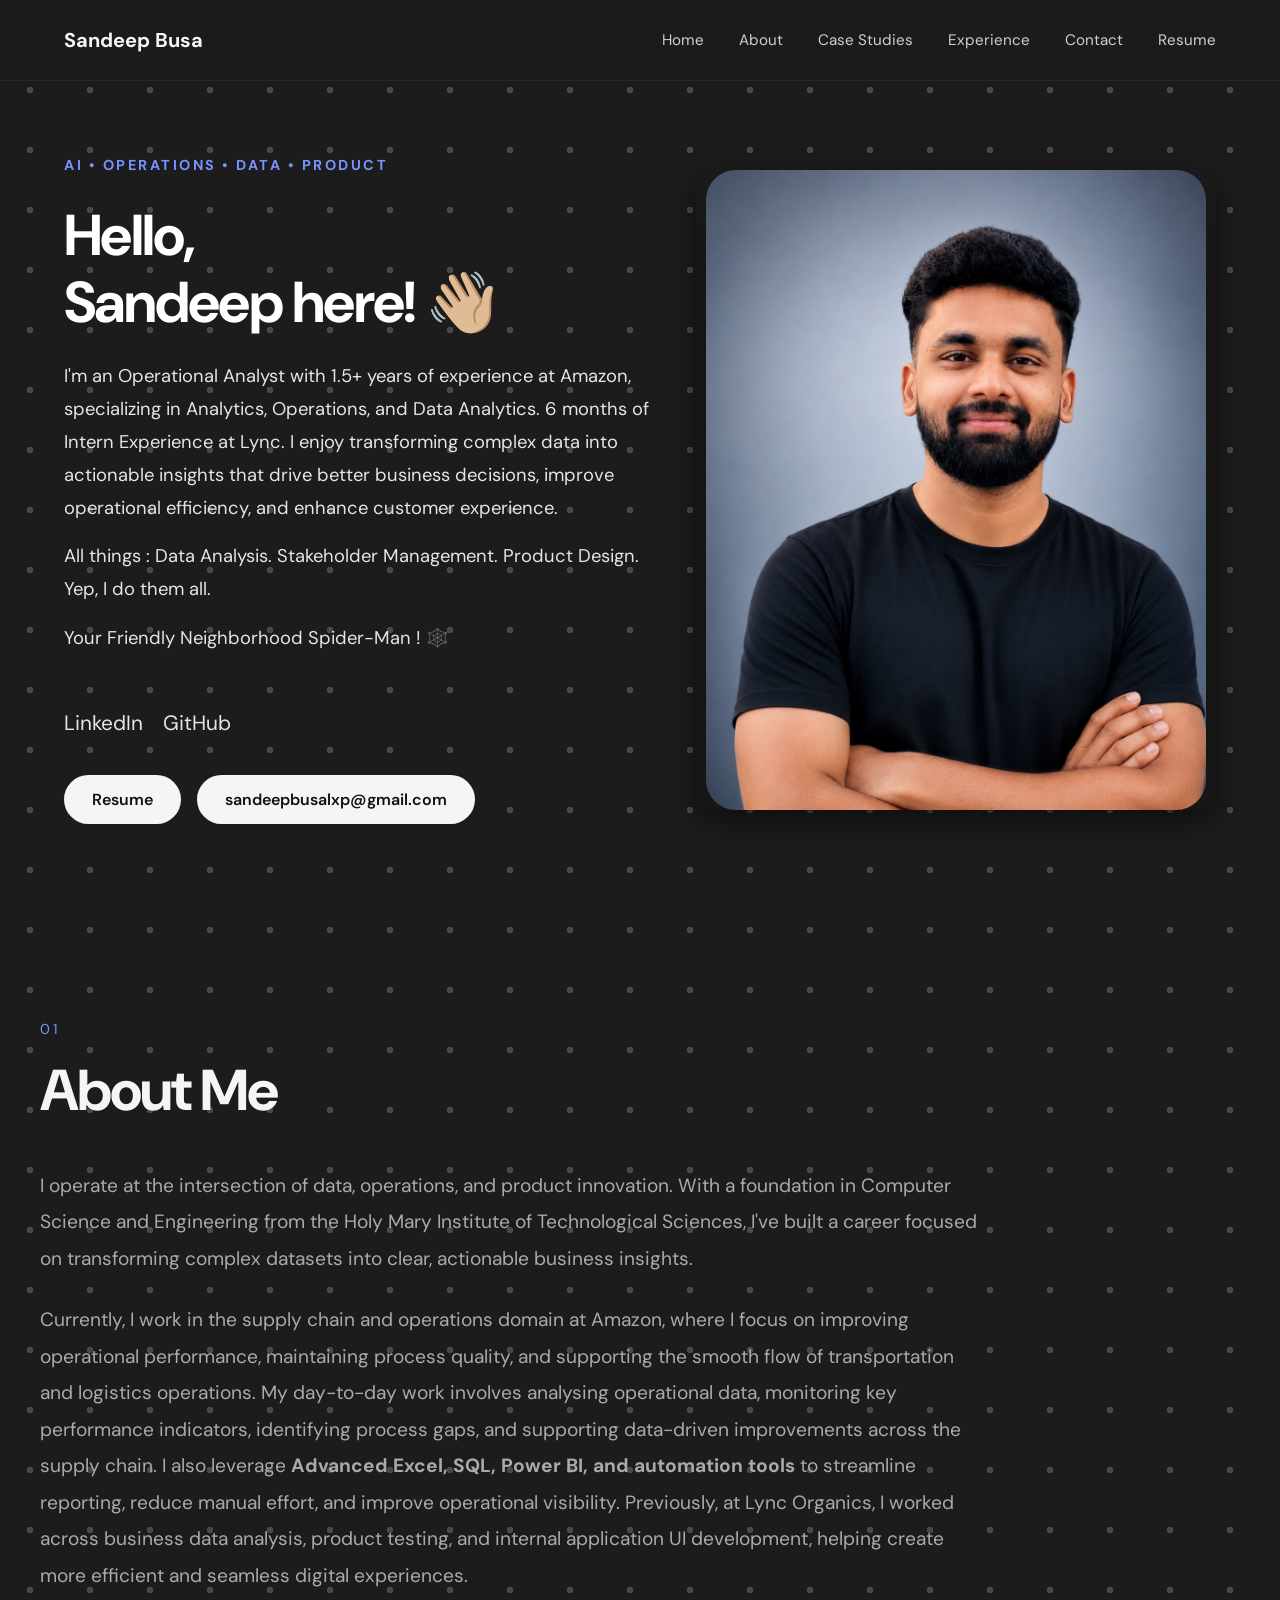
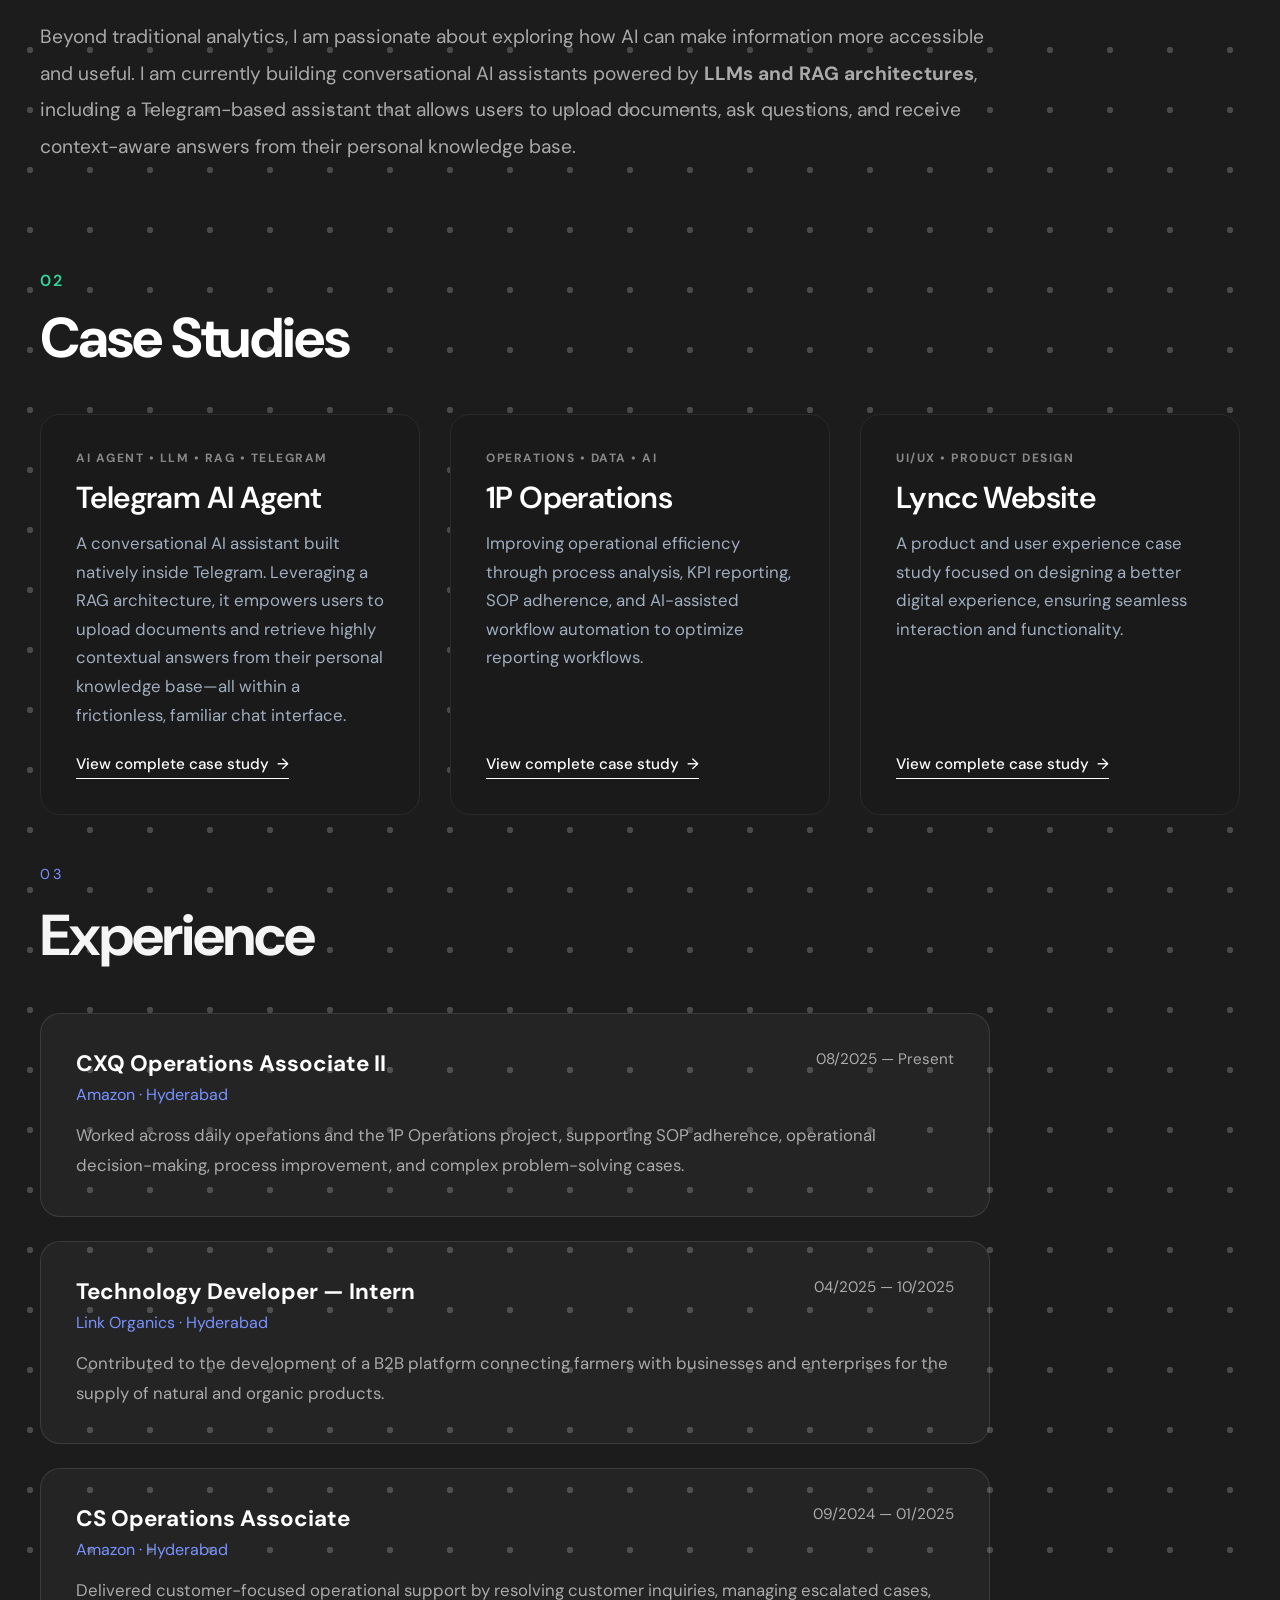
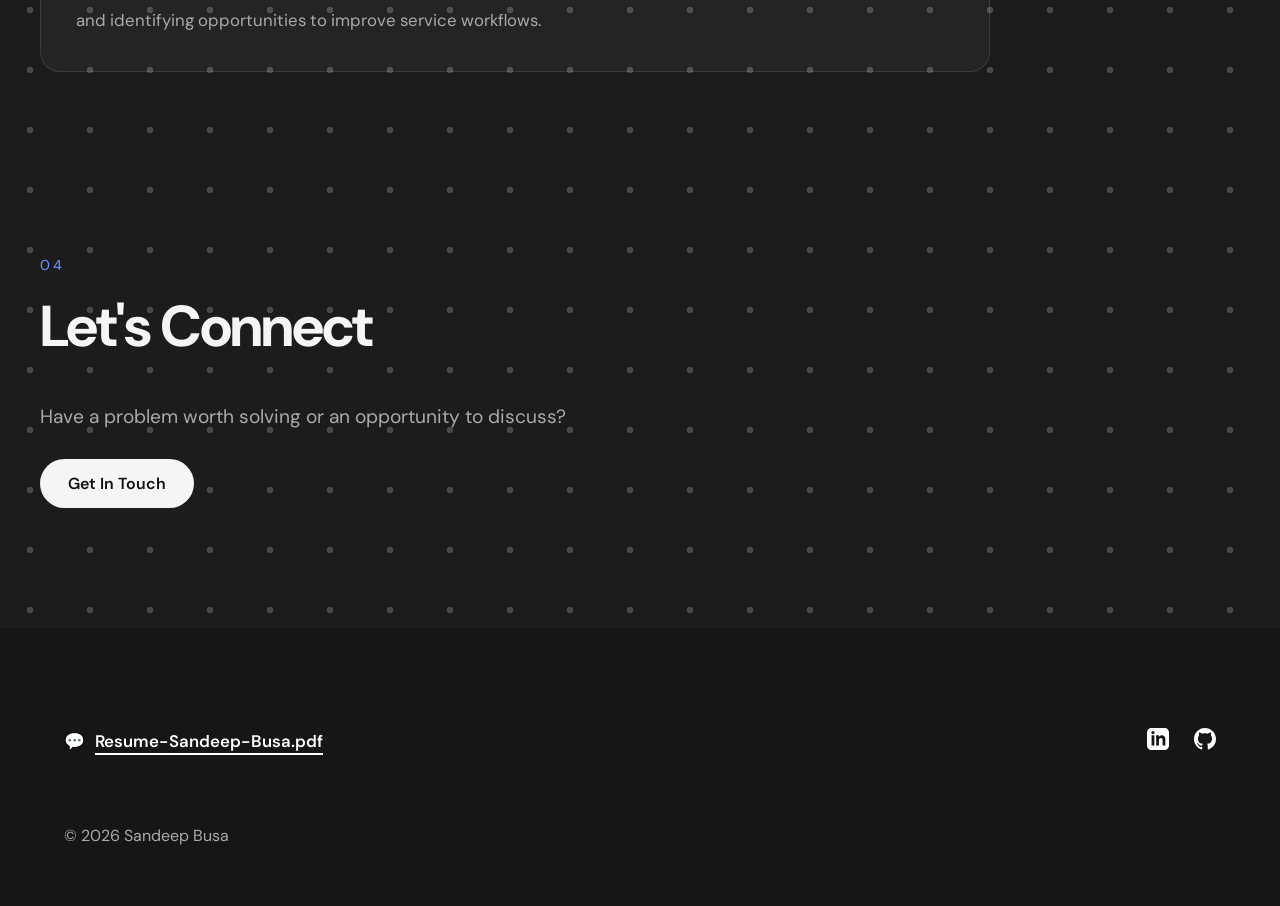
<file: index.html>
<!DOCTYPE html>
<html lang="en">

<head>
    <meta charset="UTF-8">
    <meta name="viewport" content="width=device-width, initial-scale=1.0">
    <title>Sandeep Busa | AI Product Analyst</title>

    <!-- Google Font -->
    <link rel="preconnect" href="https://fonts.googleapis.com">
    <link rel="preconnect" href="https://fonts.gstatic.com" crossorigin>
    <link href="https://fonts.googleapis.com/css2?family=DM+Sans:wght@400;500;600;700&display=swap" rel="stylesheet">

    <!-- Website Favicon -->
    <link rel="icon" type="image/svg+xml"
        href="data:image/svg+xml,%3Csvg xmlns='http://www.w3.org/2000/svg' viewBox='0 0 100 100'%3E%3Cdefs%3E%3ClinearGradient id='g1' x1='0%25' y1='0%25' x2='100%25' y2='100%25'%3E%3Cstop offset='0%25' stop-color='%234285F4'/%3E%3Cstop offset='100%25' stop-color='%2334A853'/%3E%3C/linearGradient%3E%3ClinearGradient id='g2' x1='0%25' y1='0%25' x2='100%25' y2='100%25'%3E%3Cstop offset='0%25' stop-color='%23EA4335'/%3E%3Cstop offset='100%25' stop-color='%23FBBC05'/%3E%3C/linearGradient%3E%3C/defs%3E%3Cpath fill='url(%23g1)' d='M76 22C67 13 54 9 41 12C25 15 14 28 14 44c0 13 7 23 18 29l12-12c-7-3-12-9-12-17 0-10 8-18 18-18 5 0 10 2 14 6z'/%3E%3Cpath fill='url(%23g2)' d='M76 22L63 35c5 4 8 10 8 17 0 10-8 18-18 18-5 0-10-2-14-6L25 77c9 9 22 14 35 11 16-3 27-16 27-32 0-13-7-26-18-34z'/%3E%3Cpath fill='%23FBBC05' d='M42 44h29c0 6-2 11-6 15H42c-8 0-14-3-19-8l12-12c2 3 4 5 7 5z'/%3E%3C/svg%3E" />

    <!-- Icons -->
    <link rel="stylesheet" href="https://cdnjs.cloudflare.com/ajax/libs/font-awesome/6.5.2/css/all.min.css">

    <!-- YOUR CSS FILE -->
    <link rel="stylesheet" href="./style.css">
</head>

<body>

    <!-- ================= HEADER ================= -->
    <header class="header">
        <div class="nav-container">
            <a href="#home" class="logo">Sandeep Busa</a>
            <nav class="nav-menu">
                <a href="#home" class="nav-link">Home</a>
                <a href="#about" class="nav-link">About</a>
                <a href="#case-studies" class="nav-link">Case Studies</a>
                <a href="#experience" class="nav-link">Experience</a>
                <a href="#contact" class="nav-link">Contact</a>
                <a href="./assets/files/Sandeep_Busa_Resume.pdf" class="nav-link">Resume</a>
            </nav>
            <button class="menu-button" aria-label="Toggle navigation menu" aria-expanded="false">

                <i class="fa-solid fa-bars"></i>

            </button>
        </div>
    </header>

    <!-- ================= HERO ================= -->
    <main>
        <section id="home" class="hero">
            <div class="hero-container">
                <!-- Left Side: Text Content -->
                <div class="hero-content">
                    <div class="brand-logo">
                        AI • OPERATIONS • DATA • PRODUCT
                    </div>

                    <h1 class="hero-title">
                        Hello,<br>
                        Sandeep here! 👋🏼
                    </h1>

                    <div class="hero-text">
                        <p>
                            I'm an Operational Analyst with 1.5+ years of experience at Amazon, specializing in
                            Analytics, Operations, and Data Analytics. 6 months of Intern Experience at Lync. I enjoy
                            transforming complex data into actionable insights that drive better business decisions,
                            improve operational efficiency, and enhance customer experience.
                        </p>
                        <p>All things : Data Analysis. Stakeholder Management. Product Design.
                            Yep, I do them all.</p>
                        <p>
                            Your Friendly Neighborhood Spider-Man ! 🕸️
                        </p>
                    </div>

                    <div class="hero-socials">
                        <div class="social-icons">
                            <a href="https://www.linkedin.com/in/sandeepbusa30/" class="social-link">LinkedIn</a>
                            <a href="https://github.com/Sandeepbusa" class="social-link">GitHub</a>
                        </div>
                    </div>

                    <div class="hero-buttons">
                        <a href="./assets/files/Sandeep_Busa_Resume.pdf" class="btn-primary">Resume</a>
                        <a href="mailto:sandeepbusalxp@gmail.com" class="btn-primary">sandeepbusalxp@gmail.com</a>
                    </div>
                </div>

                <!-- Right Side: Image -->
                <div class="hero-image">
                    <div class="image-box">
                        <img src="./assets/img/prefil.jpeg" alt="Sandeep Busa" class="profile-image">
                    </div>
                </div>
            </div>
        </section>

        <!-- BACKGROUND ANIMATIONS -->
        <!-- Drawing Circles -->
        <svg class="anim-shape broken-circle circle-1" viewBox="0 0 60 60">
            <circle cx="30" cy="30" r="26"></circle>
        </svg>
        <svg class="anim-shape broken-circle circle-2" viewBox="0 0 60 60">
            <circle cx="30" cy="30" r="26"></circle>
        </svg>
        <svg class="anim-shape broken-circle circle-3" viewBox="0 0 60 60">
            <circle cx="30" cy="30" r="26"></circle>
        </svg>

        <!-- SVG Crosses -->
        <svg class="anim-shape cross cross-1" viewBox="0 0 24 24">
            <line x1="2" y1="2" x2="22" y2="22"></line>
            <line x1="22" y1="2" x2="2" y2="22"></line>
        </svg>
        <svg class="anim-shape cross cross-2" viewBox="0 0 24 24">
            <line x1="2" y1="2" x2="22" y2="22"></line>
            <line x1="22" y1="2" x2="2" y2="22"></line>
        </svg>
        <svg class="anim-shape cross cross-3" viewBox="0 0 24 24">
            <line x1="2" y1="2" x2="22" y2="22"></line>
            <line x1="22" y1="2" x2="2" y2="22"></line>
        </svg>
        <svg class="anim-shape cross cross-4" viewBox="0 0 24 24">
            <line x1="2" y1="2" x2="22" y2="22"></line>
            <line x1="22" y1="2" x2="2" y2="22"></line>
        </svg>
        <svg class="anim-shape cross cross-5" viewBox="0 0 24 24">
            <line x1="2" y1="2" x2="22" y2="22"></line>
            <line x1="22" y1="2" x2="2" y2="22"></line>
        </svg>
        <svg class="anim-shape cross cross-6" viewBox="0 0 24 24">
            <line x1="2" y1="2" x2="22" y2="22"></line>
            <line x1="22" y1="2" x2="2" y2="22"></line>
        </svg>
        <svg class="anim-shape cross cross-7" viewBox="0 0 24 24">
            <line x1="2" y1="2" x2="22" y2="22"></line>
            <line x1="22" y1="2" x2="2" y2="22"></line>
        </svg>
        <svg class="anim-shape cross cross-8" viewBox="0 0 24 24">
            <line x1="2" y1="2" x2="22" y2="22"></line>
            <line x1="22" y1="2" x2="2" y2="22"></line>
        </svg>

        <!-- ================= ABOUT ================= -->
        <section id="about" class="section">
            <div class="section-container">
                <div class="section-label">01</div>
                <h2 class="section-title">About Me</h2>
                <div class="about-text">
                    <p>
                        I operate at the intersection of data, operations, and product innovation. With a foundation in
                        Computer Science and Engineering from the Holy Mary Institute of Technological Sciences, I've
                        built a career focused on transforming complex datasets into clear, actionable business
                        insights.
                    </p>
                    <p>
                        Currently, I work in the supply chain and operations domain at Amazon, where I focus on
                        improving operational performance, maintaining process quality, and supporting the smooth flow
                        of transportation and logistics operations. My day-to-day work involves analysing operational
                        data, monitoring key performance indicators, identifying process gaps, and supporting
                        data-driven improvements across the supply chain. I also leverage <strong>Advanced Excel, SQL,
                            Power BI, and automation tools</strong> to streamline reporting, reduce manual effort, and
                        improve operational visibility. Previously, at Lync Organics, I worked across business data
                        analysis, product testing, and internal application UI development, helping create more
                        efficient and seamless digital experiences.
                    </p>
                    <p>
                        Beyond traditional analytics, I am passionate about exploring how AI can make information more
                        accessible and useful. I am currently building conversational AI assistants powered by
                        <strong>LLMs and RAG architectures</strong>, including a Telegram-based assistant that allows
                        users to upload documents, ask questions, and receive context-aware answers from their personal
                        knowledge base.
                    </p>
                </div>
            </div>
        </section>

        <!-- ================= CASE STUDIES ================= -->
        <section id="case-studies" class="portfolio-section">
            <div class="section-container">
                <div class="section-header">
                    <span class="section-number">02</span>
                    <h2 class="section-title">Case Studies</h2>
                </div>

                <div class="case-studies-grid">
                    <!-- Card 1 -->
                    <div class="case-card">
                        <div class="card-content">
                            <span class="card-tags">AI AGENT • LLM • RAG • TELEGRAM</span>
                            <h3 class="card-title">Telegram AI Agent</h3>
                            <p class="card-desc">
                                A conversational AI assistant built natively inside Telegram. Leveraging a RAG
                                architecture, it empowers users to upload documents and retrieve highly contextual
                                answers from their personal knowledge base—all within a frictionless, familiar chat
                                interface.
                            </p>
                        </div>
                        <a href="./assets/case.studies/Ai-Agent/Ai-agent.html" class="card-link">View complete case
                            study <span class="arrow">→</span></a>
                    </div>

                    <!-- Card 2 -->
                    <div class="case-card">
                        <div class="card-content">
                            <span class="card-tags">OPERATIONS • DATA • AI</span>
                            <h3 class="card-title">1P Operations</h3>
                            <p class="card-desc">
                                Improving operational efficiency through process analysis, KPI reporting, SOP adherence,
                                and AI-assisted workflow automation to optimize reporting workflows.
                            </p>
                        </div>
                        <a href="./assets/case.studies/1p-ops/1p-operations.html" class="card-link">View complete case
                            study <span class="arrow">→</span></a>
                    </div>

                    <!-- Card 3 -->
                    <div class="case-card">
                        <div class="card-content">
                            <span class="card-tags">UI/UX • PRODUCT DESIGN</span>
                            <h3 class="card-title">Lyncc Website</h3>
                            <p class="card-desc">
                                A product and user experience case study focused on designing a better digital
                                experience, ensuring seamless interaction and functionality.
                            </p>
                        </div>
                        <a href="./assets/case.studies/Lyncc/Lyncc-web.html" class="card-link">View complete case study
                            <span class="arrow">→</span></a>
                    </div>
                </div>
            </div>
        </section>

        <!-- ================= EXPERIENCE ================= -->
        <section id="experience" class="section">
            <div class="section-container">
                <div class="section-label">03</div>
                <h2 class="section-title">Experience</h2>

                <!-- EXPERIENCE 1 -->
                <div class="experience-card">
                    <div class="experience-top">
                        <div>
                            <h3>CXQ Operations Associate II</h3>
                            <p class="company">Amazon · Hyderabad</p>
                        </div>
                        <span class="date">08/2025 — Present</span>
                    </div>
                    <p class="experience-description">Worked across daily operations and the 1P Operations project,
                        supporting SOP adherence, operational decision-making, process improvement, and complex
                        problem-solving cases.</p>
                </div>

                <!-- EXPERIENCE 2 -->
                <div class="experience-card">
                    <div class="experience-top">
                        <div>
                            <h3>Technology Developer — Intern</h3>
                            <p class="company">Link Organics · Hyderabad</p>
                        </div>
                        <span class="date">04/2025 — 10/2025</span>
                    </div>
                    <p class="experience-description">Contributed to the development of a B2B platform connecting
                        farmers with businesses and enterprises for the supply of natural and organic products.</p>
                </div>

                <!-- EXPERIENCE 3 -->
                <div class="experience-card">
                    <div class="experience-top">
                        <div>
                            <h3>CS Operations Associate</h3>
                            <p class="company">Amazon · Hyderabad</p>
                        </div>
                        <span class="date">09/2024 — 01/2025</span>
                    </div>
                    <p class="experience-description">Delivered customer-focused operational support by resolving
                        customer inquiries, managing escalated cases, and identifying opportunities to improve service
                        workflows.</p>
                </div>
            </div>
        </section>

        <!-- ================= CONTACT ================= -->
        <section id="contact" class="section contact-section">
            <div class="section-container">
                <div class="section-label">04</div>
                <h2 class="section-title">Let's Connect</h2>
                <p>Have a problem worth solving or an opportunity to discuss?</p>
                <a href="mailto:sandeepbusalxp@gmail.com" class="btn-primary">Get In Touch</a>
            </div>
        </section>
    </main>

    <!-- ================= FOOTER ================= -->
    <footer class="site-footer">
        <div class="footer-container">
            <!-- Left Side -->
            <div class="footer-left">
                <div class="footer-actions">
                    <a href="./assets/files/Sandeep_Busa_Resume.pdf" class="footer-resume-link">
                        <span>💬</span> <u>Resume-Sandeep-Busa.pdf</u>
                    </a>
                </div>
            </div>

            <!-- Right Side: Social Icons -->
            <div class="footer-right">
                <div class="footer-socials">
                    <a href="https://www.linkedin.com/in/sandeepbusa30/" class="social-icon" aria-label="LinkedIn">
                        <svg viewBox="0 0 24 24">
                            <path
                                d="M19 0h-14c-2.761 0-5 2.239-5 5v14c0 2.761 2.239 5 5 5h14c2.762 0 5-2.239 5-5v-14c0-2.761-2.238-5-5-5zm-11 19h-3v-11h3v11zm-1.5-12.268c-.966 0-1.75-.79-1.75-1.764s.784-1.764 1.75-1.764 1.75.79 1.75 1.764-.783 1.764-1.75 1.764zm13.5 12.268h-3v-5.604c0-3.368-4-3.113-4 0v5.604h-3v-11h3v1.765c1.396-2.586 7-2.777 7 2.476v6.759z" />
                        </svg>
                    </a>
                    <a href="https://github.com/Sandeepbusa" class="social-icon" aria-label="GitHub">
                        <svg viewBox="0 0 24 24">
                            <path
                                d="M12 0c-6.626 0-12 5.373-12 12 0 5.302 3.438 9.8 8.207 11.387.599.111.793-.261.793-.577v-2.234c-3.338.726-4.033-1.416-4.033-1.416-.546-1.387-1.333-1.756-1.333-1.756-1.089-.745.083-.729.083-.729 1.205.084 1.839 1.237 1.839 1.237 1.07 1.834 2.807 1.304 3.492.997.107-.775.418-1.305.762-1.604-2.665-.305-5.467-1.334-5.467-5.931 0-1.311.469-2.381 1.236-3.221-.124-.303-.535-1.524.117-3.176 0 0 1.008-.322 3.301 1.23.957-.266 1.983-.399 3.003-.404 1.02.005 2.047.138 3.006.404 2.291-1.552 3.297-1.23 3.297-1.23.653 1.653.242 2.874.118 3.176.77.84 1.235 1.911 1.235 3.221 0 4.609-2.807 5.624-5.479 5.921.43.372.823 1.102.823 2.222v3.293c0 .319.192.694.801.576 4.765-1.589 8.199-6.086 8.199-11.386 0-6.627-5.373-12-12-12z" />
                        </svg>
                    </a>
                </div>
            </div>
            <p style="margin-top: 30px; color: #aaaaaa; width: 100%; text-align: left;">© 2026 Sandeep Busa</p>
        </div>
    </footer>
    <!-- YOUR JAVASCRIPT FILE -->
    <!-- (Removed script.js link to prevent conflict) -->
    <script>
        document.addEventListener('DOMContentLoaded', () => {
            const menuBtn = document.querySelector('.menu-button');
            const navMenu = document.querySelector('.nav-menu, .case-menu');
            const navLinks = document.querySelectorAll('.nav-link');

            if (!menuBtn || !navMenu) return;

            function closeMenu() {
                navMenu.classList.remove('active');
                menuBtn.setAttribute('aria-expanded', 'false');
                const icon = menuBtn.querySelector('i');
                if (icon) {
                    icon.classList.remove('fa-xmark');
                    icon.classList.add('fa-bars');
                }
            }

            // Toggle menu and icon
            menuBtn.addEventListener('click', (event) => {
                event.stopPropagation();
                const isOpen = navMenu.classList.toggle('active');
                menuBtn.setAttribute('aria-expanded', isOpen);

                const icon = menuBtn.querySelector('i');
                if (icon) {
                    if (isOpen) {
                        icon.classList.remove('fa-bars');
                        icon.classList.add('fa-xmark');
                    } else {
                        icon.classList.remove('fa-xmark');
                        icon.classList.add('fa-bars');
                    }
                }
            });

            // Close when clicking a link
            navLinks.forEach(link => {
                link.addEventListener('click', closeMenu);
            });

            // Close when clicking anywhere outside
            document.addEventListener('click', (event) => {
                if (!navMenu.contains(event.target) && !menuBtn.contains(event.target)) {
                    closeMenu();
                }
            });
        });
    </script>
</body>

</html>
</file>
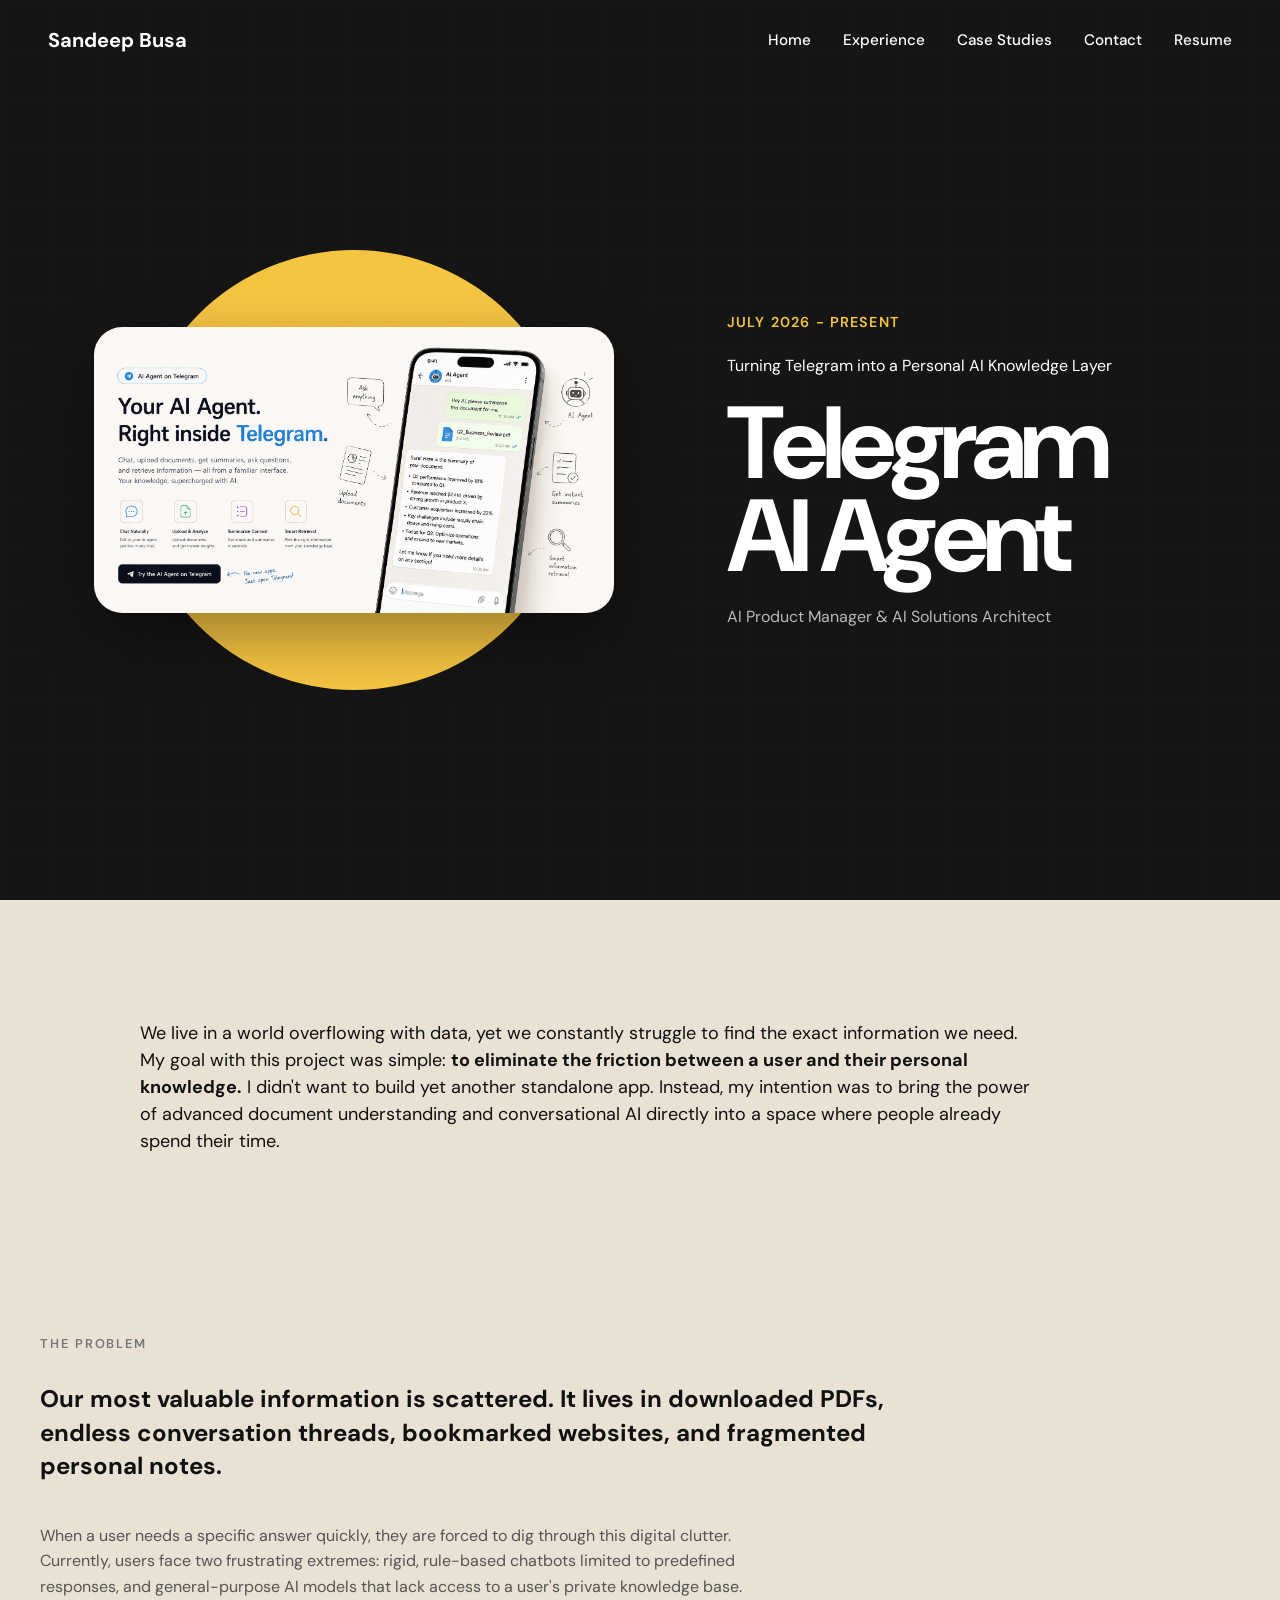
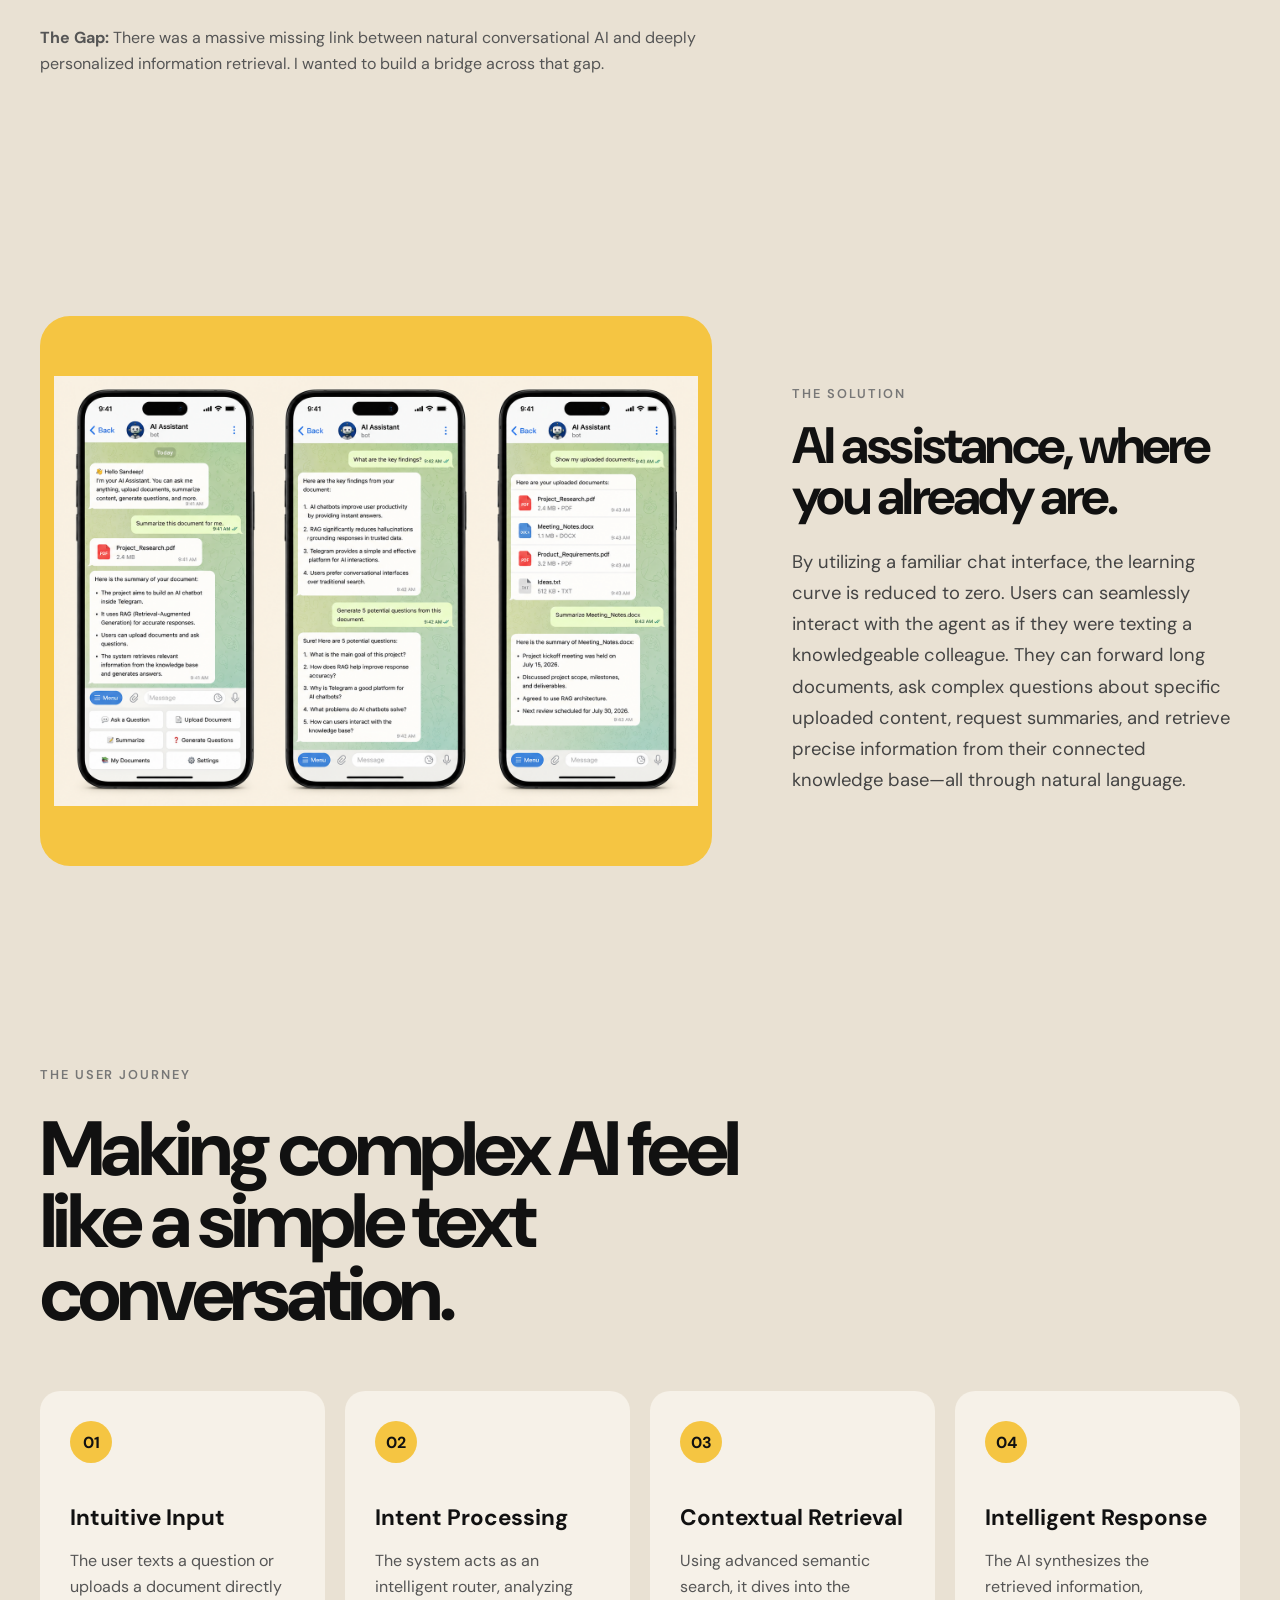
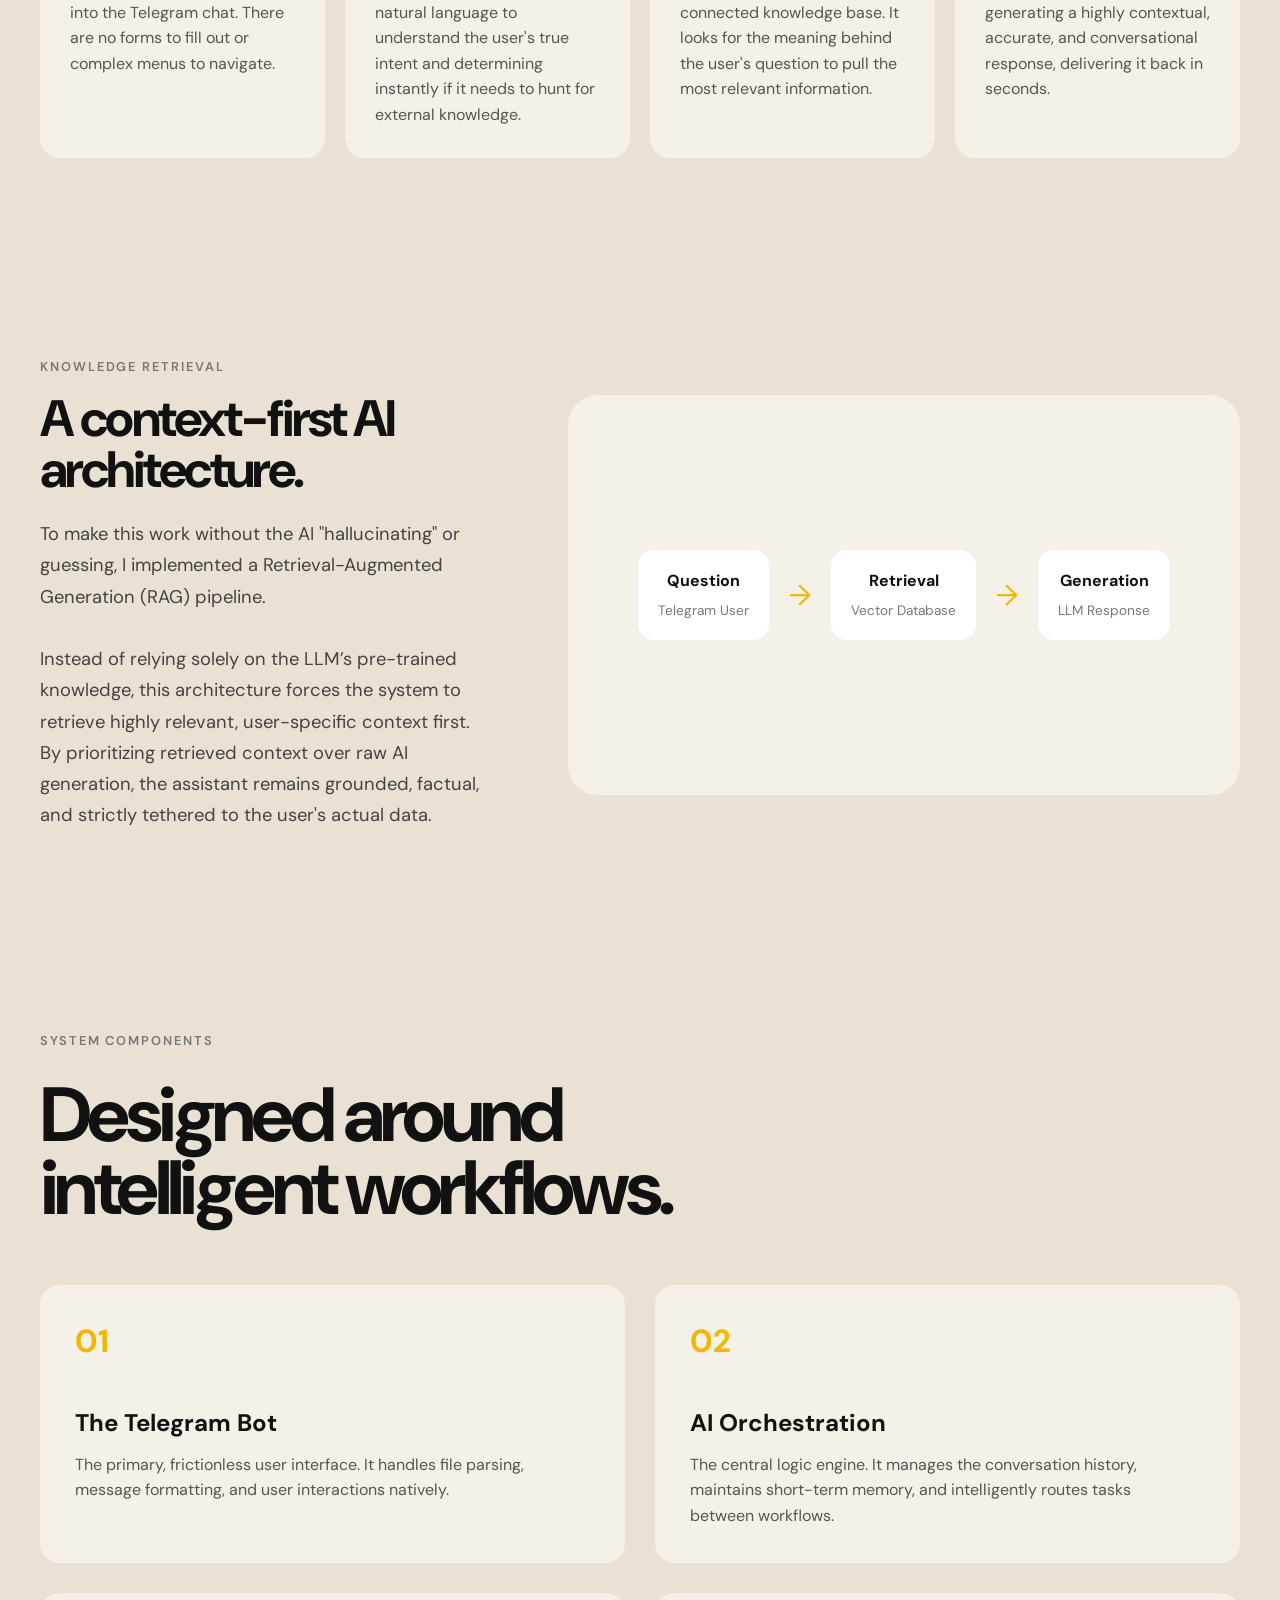
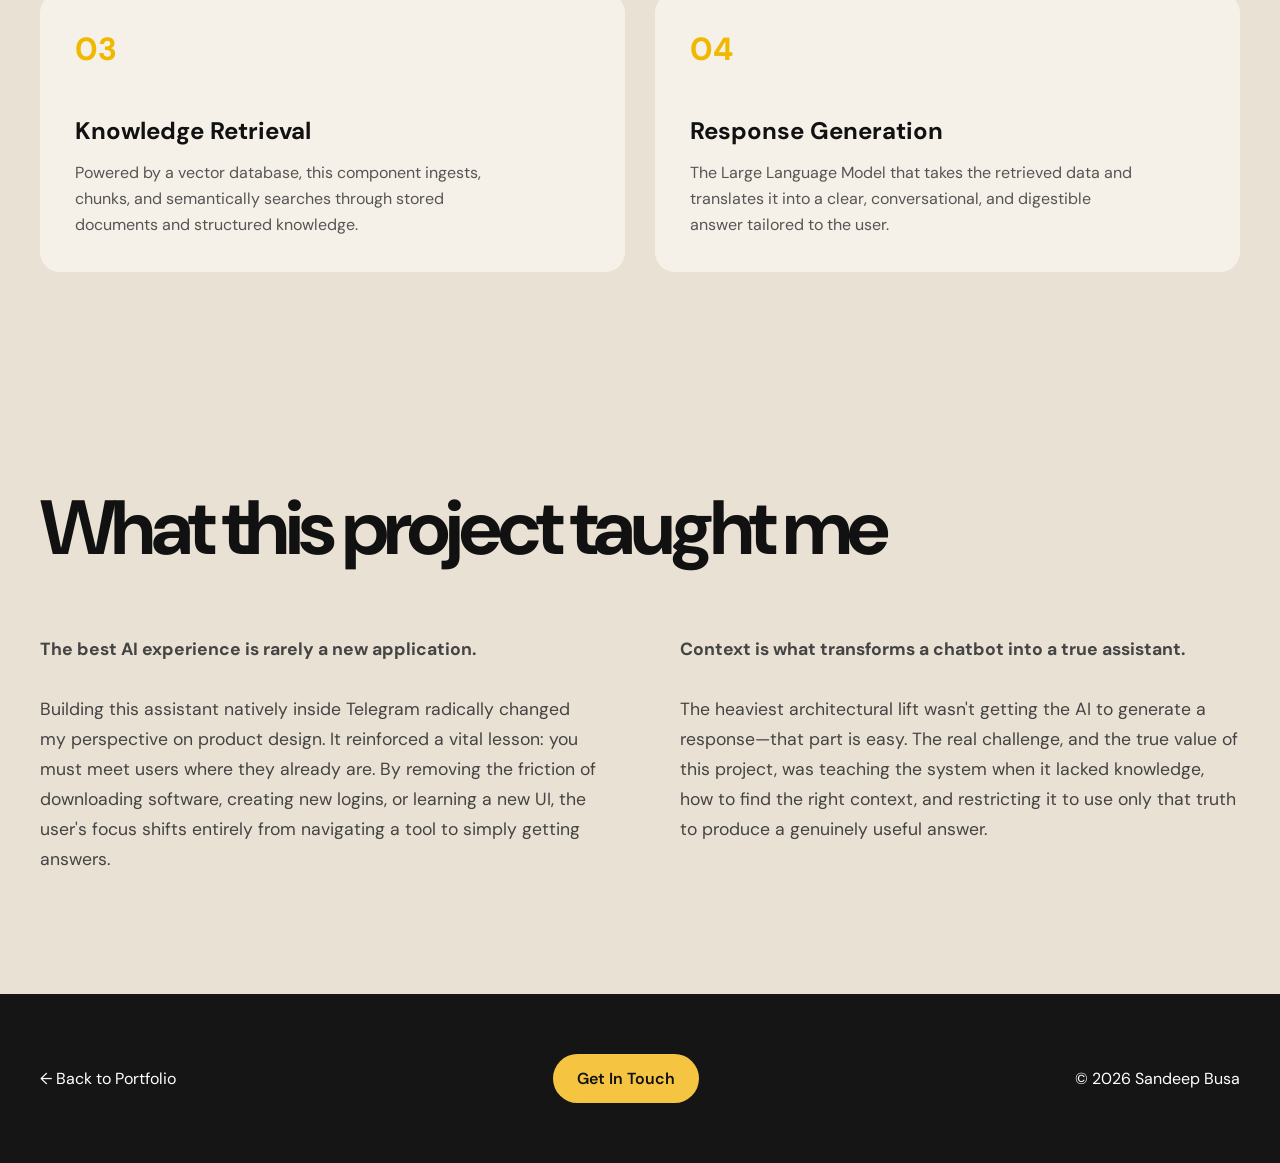
<file: assets/case.studies/Ai-Agent/Ai-agent.html>
<!DOCTYPE html>
<html lang="en">

<head>
    <meta charset="UTF-8">
    <meta name="viewport" content="width=device-width, initial-scale=1.0">

    <!-- Google Font -->
    <link rel="preconnect" href="https://fonts.googleapis.com">
    <link rel="preconnect" href="https://fonts.gstatic.com" crossorigin>
    <link href="https://fonts.googleapis.com/css2?family=DM+Sans:wght@400;500;600;700&display=swap" rel="stylesheet">

    <!-- Font Awesome -->
    <link rel="stylesheet" href="https://cdnjs.cloudflare.com/ajax/libs/font-awesome/6.5.2/css/all.min.css">

    <title>Sandeep | Telegram AI Knowledge Assistant</title>

    <link rel="stylesheet" href="Ai-agent.css">
</head>

<body>

    <!-- ======================================
         NAVIGATION
    ======================================= -->
    <header class="case-header">
        <div class="case-nav">
            <a href="../../../index.html" class="case-logo">
                Sandeep Busa
            </a>

            <nav class="case-menu">
                <a href="../../../index.html">Home</a>
                <a href="../../../index.html#experience">Experience</a>
                <a href="../../../index.html#case-studies">Case Studies</a>
                <a href="../../../index.html#contact">Contact</a>
                <a href="../../../assets/files/Sandeep_Busa_Resume.pdf" class="nav-link">Resume</a>

            </nav>

            <button class="menu-button" aria-label="Open navigation menu">
                <i class="fa-solid fa-bars"></i>
            </button>
        </div>
    </header>

    <!-- ======================================
         HERO SECTION
    ======================================= -->
    <section class="hero-section">
        <div class="hero-bg-pattern"></div>

        <div class="hero-container">
            <!-- Product Visual -->
            <div class="hero-visuals">
                <div class="yellow-blob"></div>
                <img src="./img/img1.png" alt="Telegram AI Knowledge Assistant" class="mockup mockup-left">
            </div>

            <!-- Project Information -->
            <div class="hero-text">
                <p class="project-date">
                    July 2026 - Present
                </p>
                <p>Turning Telegram into a Personal AI Knowledge Layer</p></br>
                <h1 class="project-title">
                    Telegram<br>
                    AI Agent
                </h1>
                <p class="project-role">
                    AI Product Manager & AI Solutions Architect </p>
            </div>
        </div>
    </section>

    <!-- ======================================
         MAIN CONTENT
    ======================================= -->
    <main class="content-area">

        <!-- ======================================
             INTRODUCTION
        ======================================= -->
        <section class="intro-text">
            <p>
                We live in a world overflowing with data, yet we constantly struggle to find the exact information we
                need. My goal with this project was simple: <strong>to eliminate the friction between a user and their
                    personal knowledge.</strong> I didn't want to build yet another standalone app. Instead, my
                intention was to bring the power of advanced document understanding and conversational AI directly into
                a space where people already spend their time.
            </p>
        </section>

        <!-- ======================================
             PROBLEM
        ======================================= -->
        <section class="problem-section">
            <h4 class="section-label">
                THE PROBLEM
            </h4>

            <h2 class="problem-statement">
                Our most valuable information is scattered. It lives in downloaded PDFs, endless conversation threads,
                bookmarked websites, and fragmented personal notes.
            </h2>

            <p class="problem-subtext">
                When a user needs a specific answer quickly, they are forced to dig through this digital clutter.
                Currently, users face two frustrating extremes: rigid, rule-based chatbots limited to predefined
                responses, and general-purpose AI models that lack access to a user's private knowledge base.<br><br>
                <strong>The Gap:</strong> There was a massive missing link between natural conversational AI and deeply
                personalized information retrieval. I wanted to build a bridge across that gap.
            </p>
        </section>

        <!-- ======================================
             SOLUTION
        ======================================= -->
        <section class="feature-showcase">
            <div class="feature-row">
                <div class="feature-visual">
                    <div class="mockup-placeholder bg-yellow">
                        <img src="./img/img2.png" alt="Telegram AI chatbot interface">
                    </div>
                </div>

                <div class="feature-text">
                    <p class="feature-label">
                        THE SOLUTION
                    </p>
                    <h3>
                        AI assistance,
                        where you already are.
                    </h3>
                    <p>
                        By utilizing a familiar chat interface, the learning curve is reduced to zero. Users can
                        seamlessly interact with the agent as if they were texting a knowledgeable colleague. They can
                        forward long documents, ask complex questions about specific uploaded content, request
                        summaries, and retrieve precise information from their connected knowledge base—all through
                        natural language.
                    </p>
                </div>
            </div>
        </section>

        <!-- ======================================
             SYSTEM WORKFLOW
        ======================================= -->
        <section class="workflow-section">
            <div class="section-heading">
                <p class="section-label">
                    THE USER JOURNEY
                </p>
                <h2>
                    Making complex AI feel like
                    a simple text conversation.
                </h2>
            </div>

            <div class="workflow-grid">
                <div class="workflow-card">
                    <span>01</span>
                    <h3>Intuitive Input</h3>
                    <p>
                        The user texts a question or uploads a document directly into the Telegram chat. There are no
                        forms to fill out or complex menus to navigate.
                    </p>
                </div>

                <div class="workflow-card">
                    <span>02</span>
                    <h3>Intent Processing</h3>
                    <p>
                        The system acts as an intelligent router, analyzing natural language to understand the user's
                        true intent and determining instantly if it needs to hunt for external knowledge.
                    </p>
                </div>

                <div class="workflow-card">
                    <span>03</span>
                    <h3>Contextual Retrieval</h3>
                    <p>
                        Using advanced semantic search, it dives into the connected knowledge base. It looks for the
                        meaning behind the user's question to pull the most relevant information.
                    </p>
                </div>

                <div class="workflow-card">
                    <span>04</span>
                    <h3>Intelligent Response</h3>
                    <p>
                        The AI synthesizes the retrieved information, generating a highly contextual, accurate, and
                        conversational response, delivering it back in seconds.
                    </p>
                </div>
            </div>
        </section>

        <!-- ======================================
             RAG PIPELINE
        ======================================= -->
        <section class="feature-showcase">
            <div class="feature-row reverse">
                <div class="feature-text">
                    <p class="feature-label">
                        KNOWLEDGE RETRIEVAL
                    </p>
                    <h3>
                        A context-first
                        AI architecture.
                    </h3>
                    <p>
                        To make this work without the AI "hallucinating" or guessing, I implemented a
                        Retrieval-Augmented Generation (RAG) pipeline.<br><br>
                        Instead of relying solely on the LLM’s pre-trained knowledge, this architecture forces the
                        system to retrieve highly relevant, user-specific context first. By prioritizing retrieved
                        context over raw AI generation, the assistant remains grounded, factual, and strictly tethered
                        to the user's actual data.
                    </p>
                </div>

                <div class="feature-visual">
                    <div class="architecture-card">
                        <div class="architecture-step">
                            <strong>Question</strong>
                            <span>Telegram User</span>
                        </div>

                        <div class="architecture-arrow">
                            →
                        </div>

                        <div class="architecture-step">
                            <strong>Retrieval</strong>
                            <span>Vector Database</span>
                        </div>

                        <div class="architecture-arrow">
                            →
                        </div>

                        <div class="architecture-step">
                            <strong>Generation</strong>
                            <span>LLM Response</span>
                        </div>
                    </div>
                </div>
            </div>
        </section>

        <!-- ======================================
             ARCHITECTURE GRID
        ======================================= -->
        <section class="wireframe-section">
            <div class="section-heading">
                <p class="section-label">
                    SYSTEM COMPONENTS
                </p>
                <h2>
                    Designed around
                    intelligent workflows.
                </h2>
            </div>

            <div class="wireframe-grid">
                <div class="wireframe-card">
                    <div class="card-number">01</div>
                    <h3>The Telegram Bot</h3>
                    <p>
                        The primary, frictionless user interface. It handles file parsing, message formatting, and user
                        interactions natively.
                    </p>
                </div>

                <div class="wireframe-card">
                    <div class="card-number">02</div>
                    <h3>AI Orchestration</h3>
                    <p>
                        The central logic engine. It manages the conversation history, maintains short-term memory, and
                        intelligently routes tasks between workflows.
                    </p>
                </div>

                <div class="wireframe-card">
                    <div class="card-number">03</div>
                    <h3>Knowledge Retrieval</h3>
                    <p>
                        Powered by a vector database, this component ingests, chunks, and semantically searches through
                        stored documents and structured knowledge.
                    </p>
                </div>

                <div class="wireframe-card">
                    <div class="card-number">04</div>
                    <h3>Response Generation</h3>
                    <p>
                        The Large Language Model that takes the retrieved data and translates it into a clear,
                        conversational, and digestible answer tailored to the user.
                    </p>
                </div>
            </div>
        </section>

        <!-- ======================================
             LEARNINGS
        ======================================= -->
        <section class="learnings-section">
            <h2 class="learnings-title">
                What this project taught me
            </h2>

            <div class="learnings-columns">
                <div class="column">
                    <p>
                        <strong>
                            The best AI experience is rarely a new application.
                        </strong><br><br>
                        Building this assistant natively inside Telegram radically changed my perspective on product
                        design. It reinforced a vital lesson: you must meet users where they already are. By removing
                        the friction of downloading software, creating new logins, or learning a new UI, the user's
                        focus shifts entirely from navigating a tool to simply getting answers.
                    </p>
                </div>

                <div class="column">
                    <p>
                        <strong>
                            Context is what transforms a chatbot into a true assistant.
                        </strong><br><br>
                        The heaviest architectural lift wasn't getting the AI to generate a response—that part is easy.
                        The real challenge, and the true value of this project, was teaching the system when it lacked
                        knowledge, how to find the right context, and restricting it to use only that truth to produce a
                        genuinely useful answer.
                    </p>
                </div>
            </div>
        </section>

    </main>

    <!-- ======================================
         FOOTER
    ======================================= -->
    <footer class="case-footer">
        <a href="../../../index.html">
            ← Back to Portfolio
        </a>

        <a href="mailto:sandeepbusalxp@gmail.com" class="btn-primary">
            Get In Touch
        </a>

        <p>
            © 2026 Sandeep Busa
        </p>
    </footer>

</body>
<script>
    document.addEventListener('DOMContentLoaded', () => {
        const menuBtn = document.querySelector('.menu-button');
        const navMenu = document.querySelector('.nav-menu, .case-menu'); // Targets both class names used

        if (menuBtn && navMenu) {
            menuBtn.addEventListener('click', () => {
                navMenu.classList.toggle('active');
            });
        }
    });
</script>

</html>
</file>
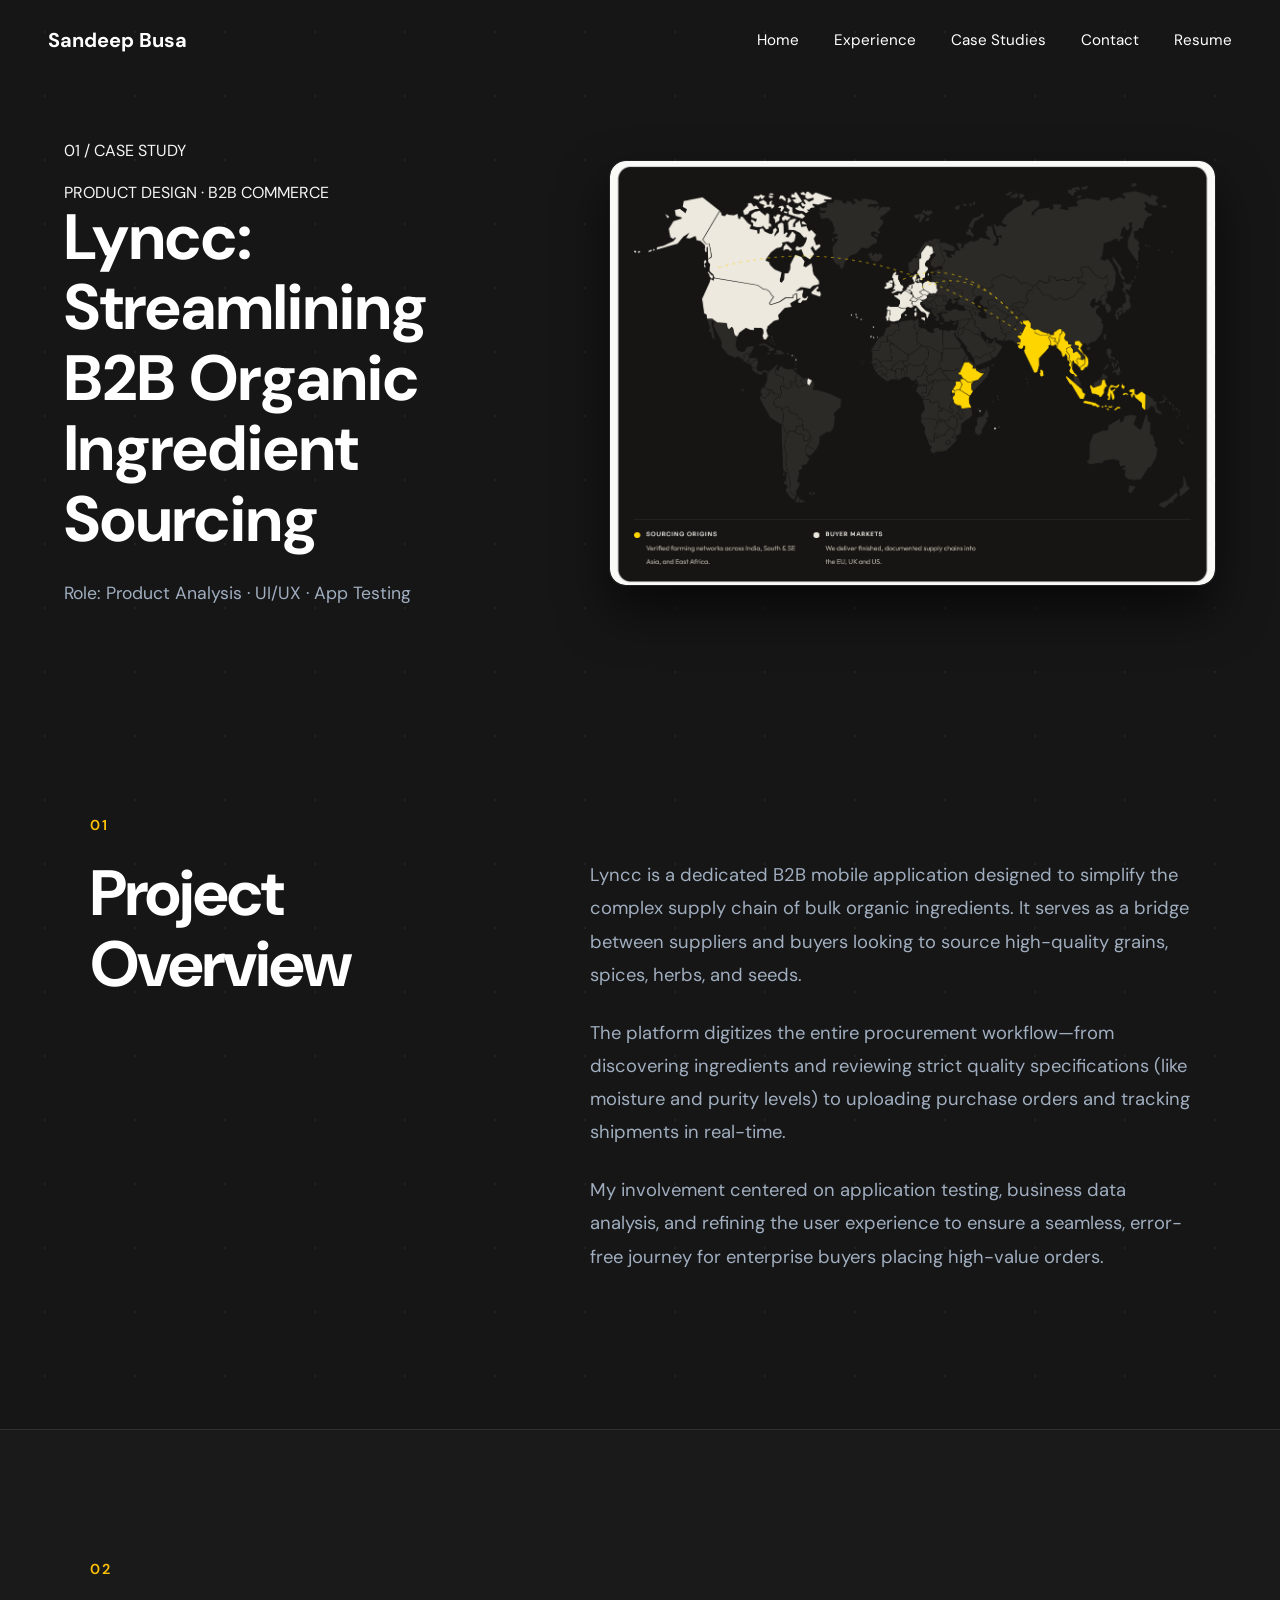
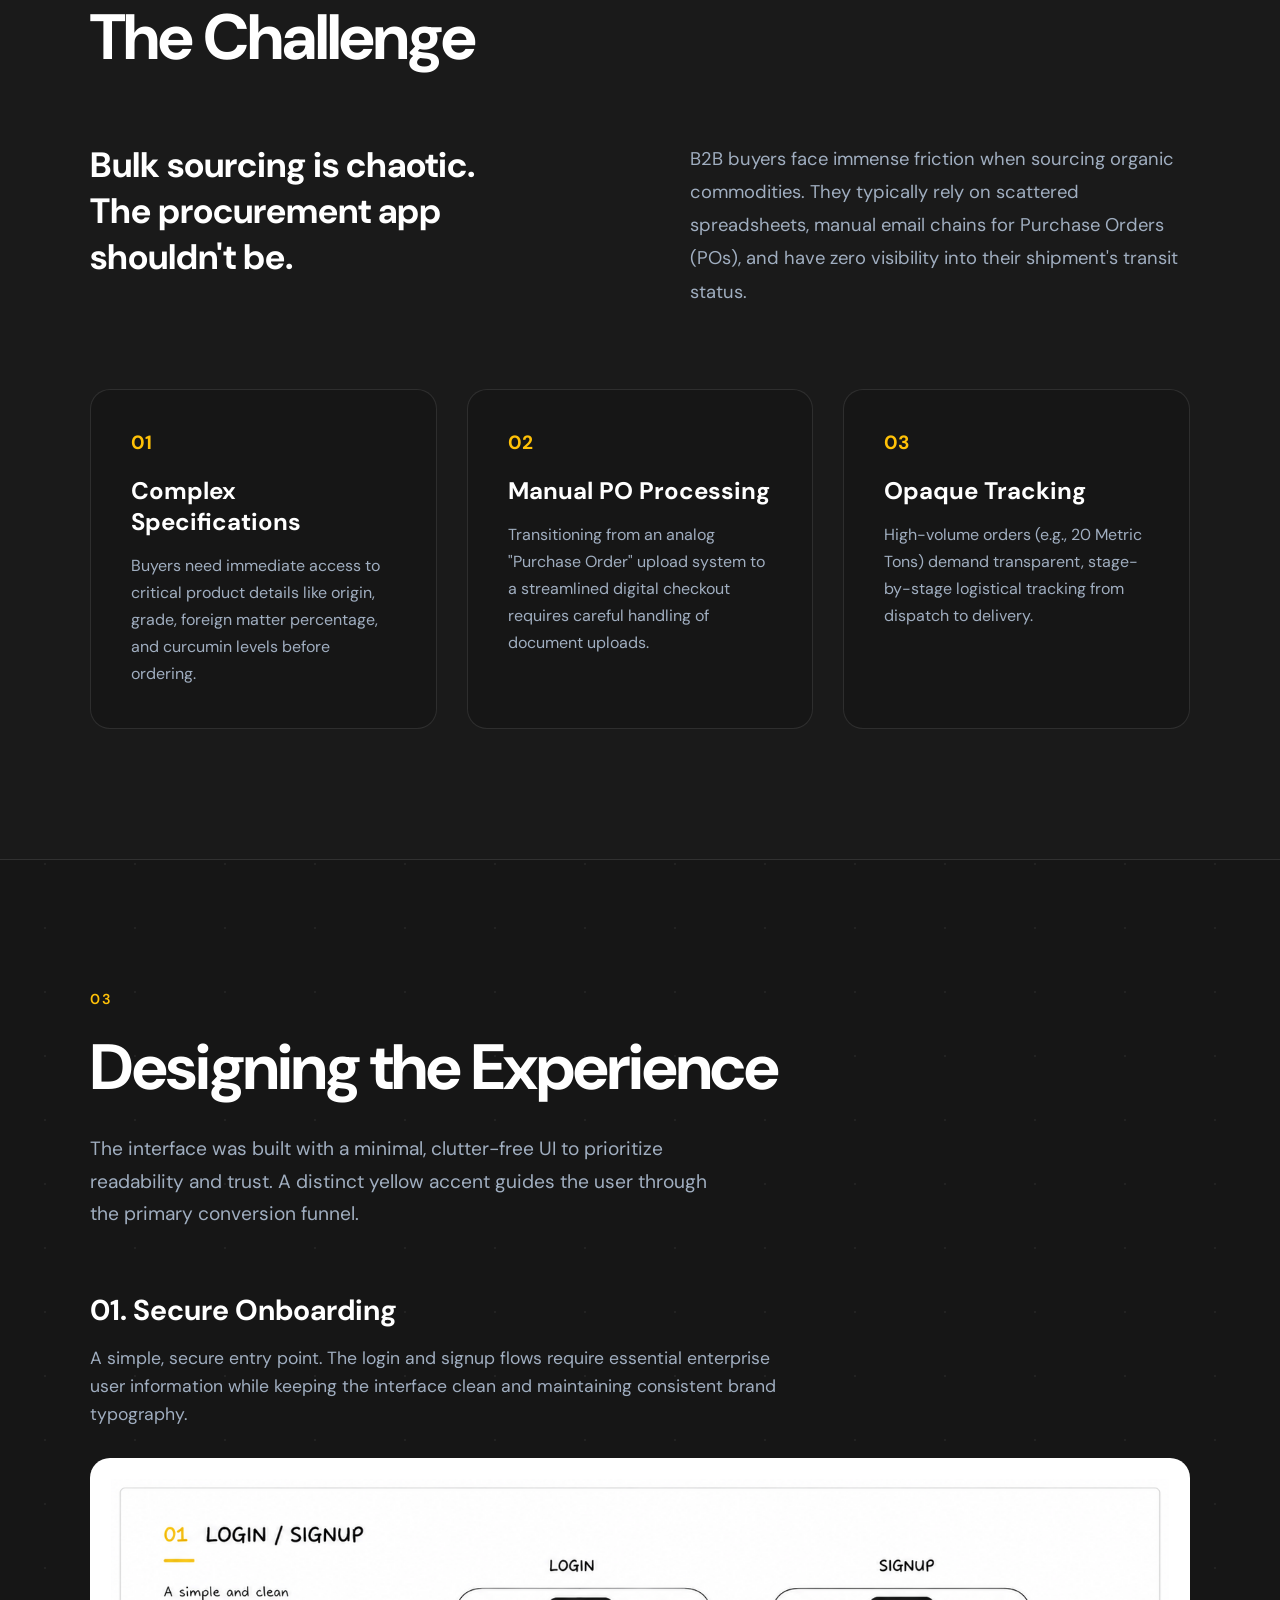
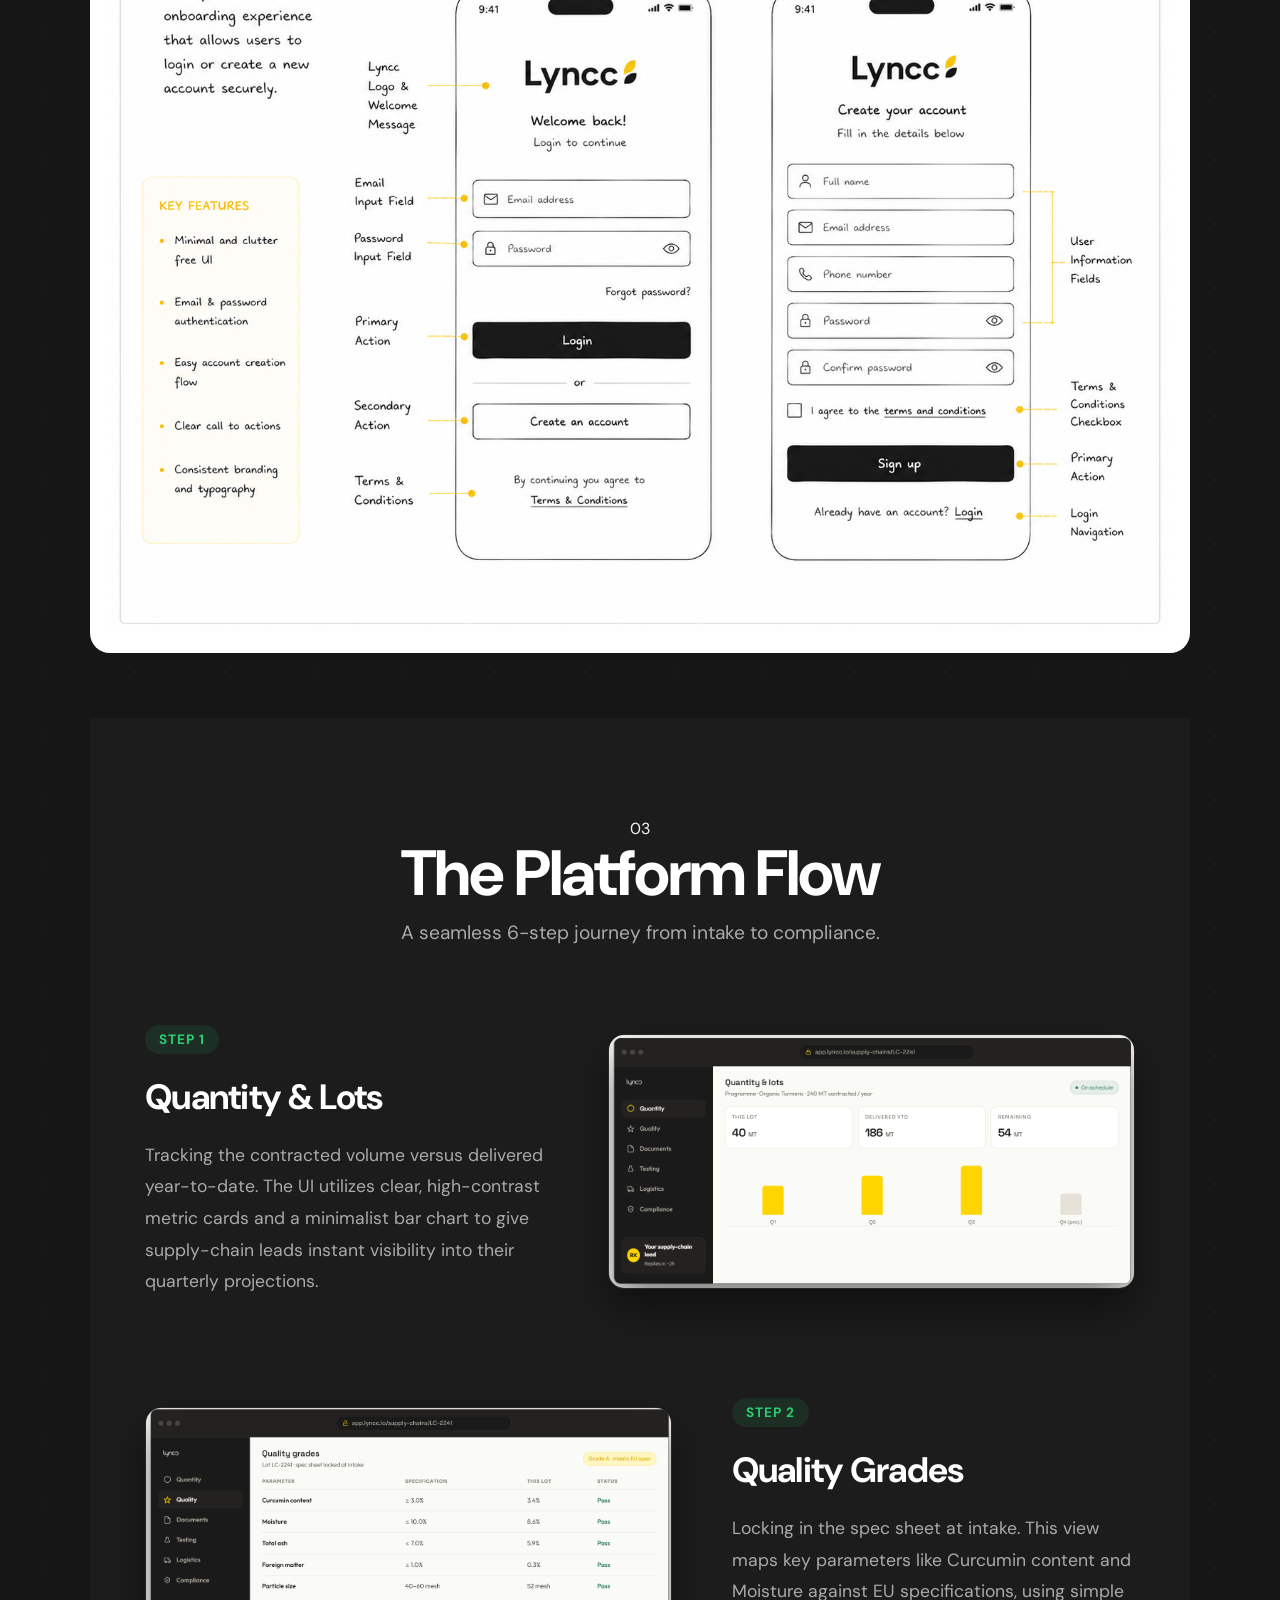
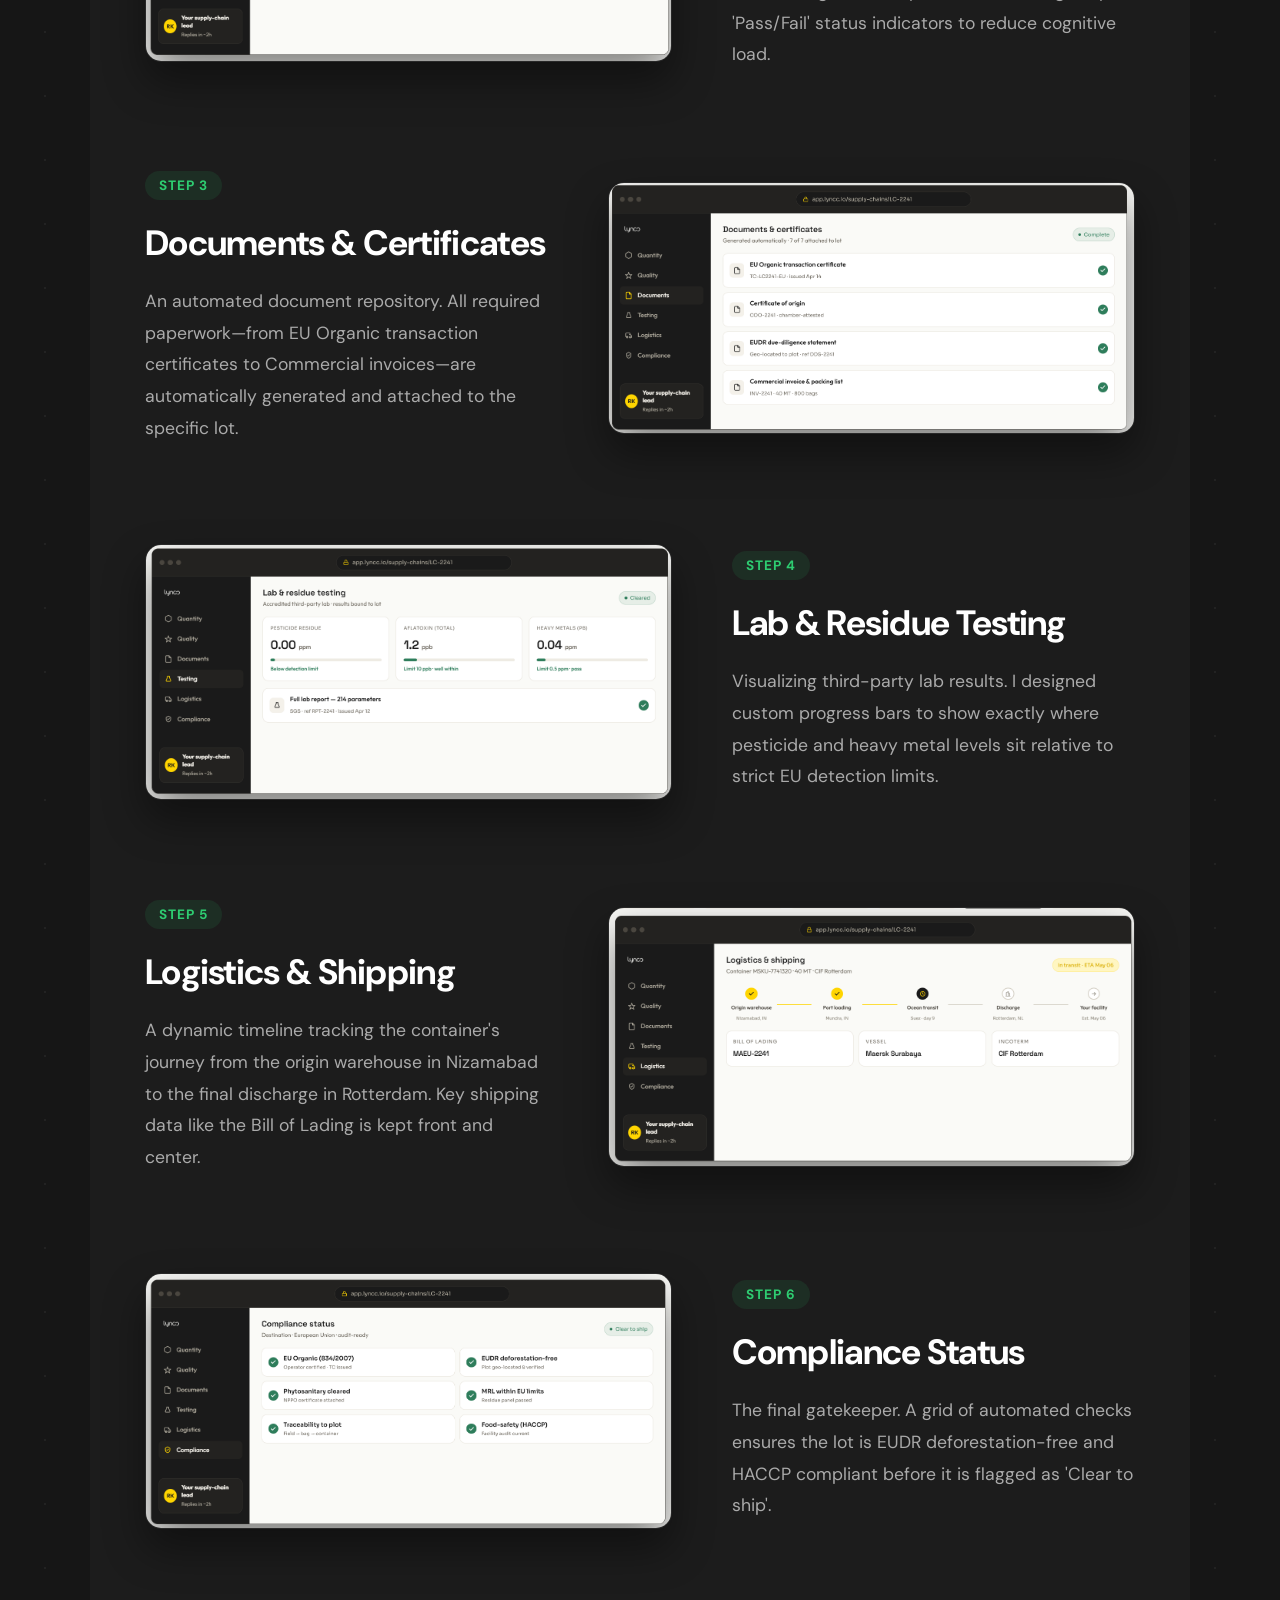
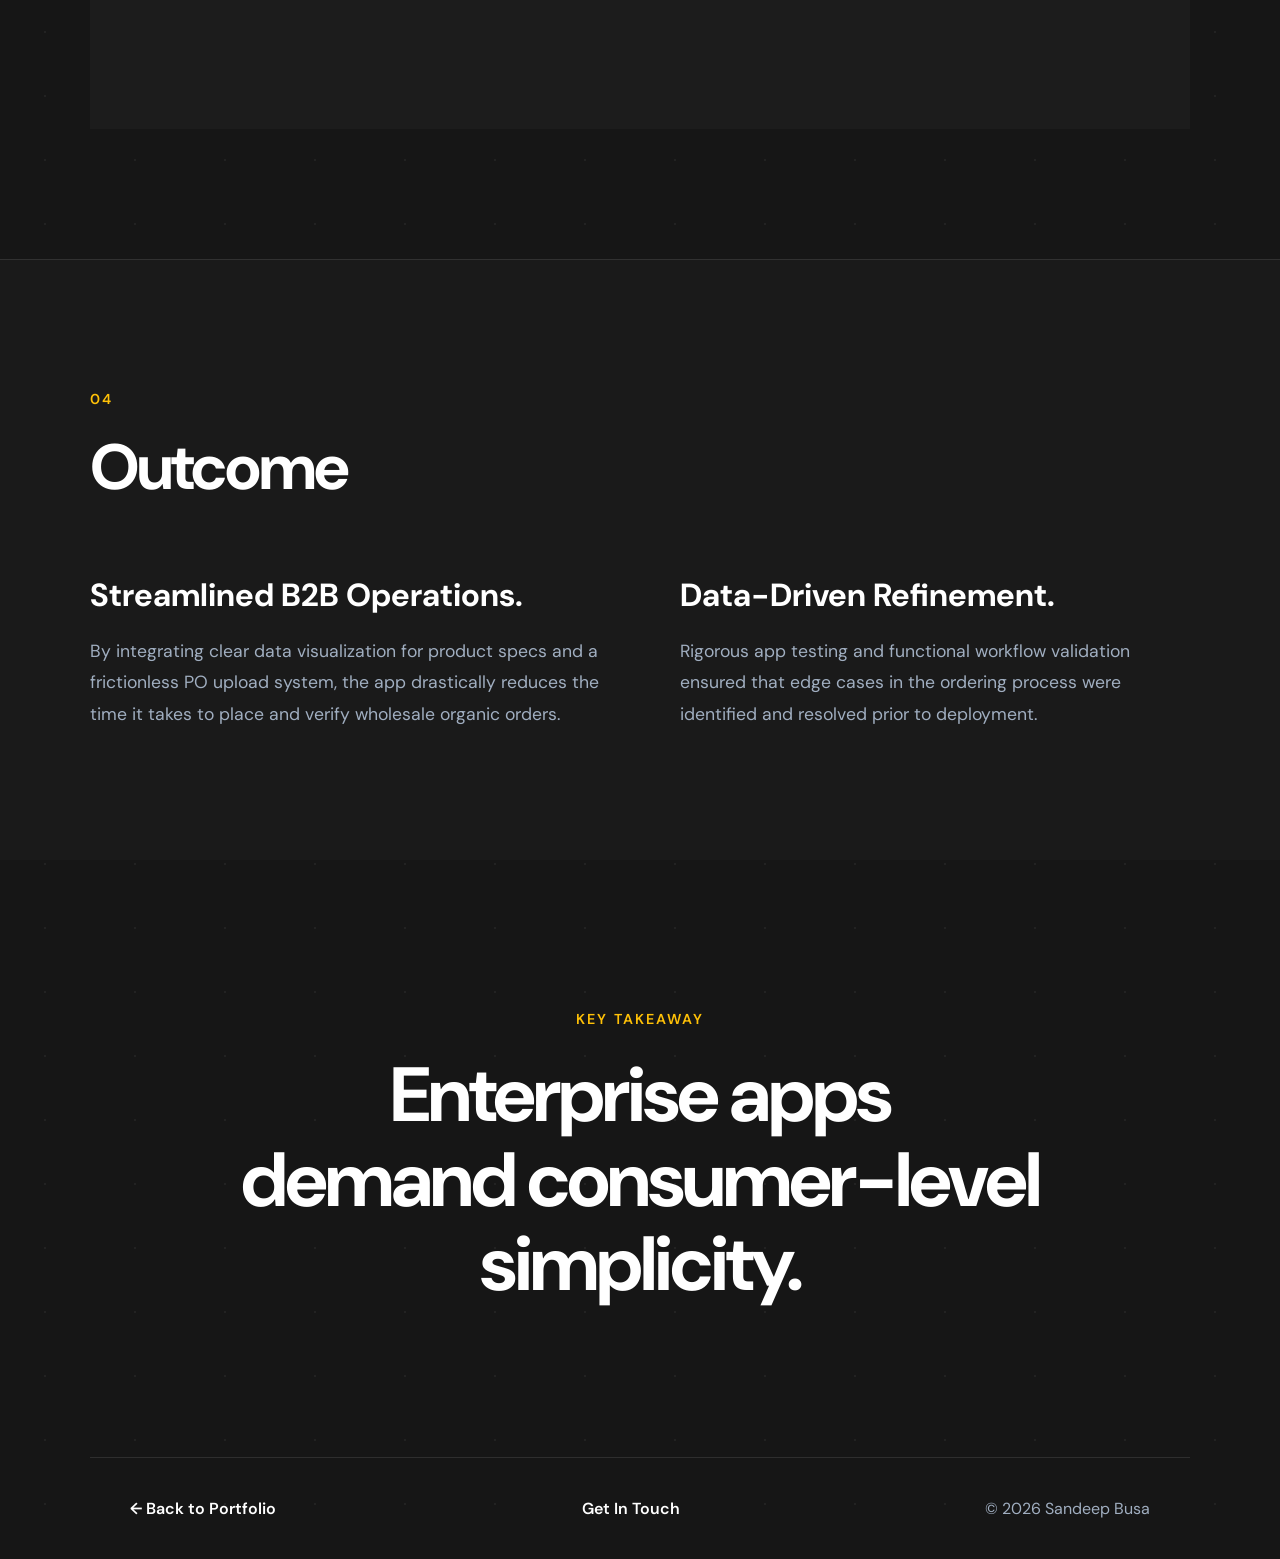
<file: assets/case.studies/Lyncc/Lyncc-web.html>
<!DOCTYPE html>
<html lang="en">

<head>
    <meta charset="UTF-8">
    <meta name="viewport" content="width=device-width, initial-scale=1.0">
    <title>Lyncc App Case Study | Sandeep Busa</title>

    <!-- Google Font -->
    <link rel="preconnect" href="https://fonts.googleapis.com">
    <link rel="preconnect" href="https://fonts.gstatic.com" crossorigin>
    <link href="https://fonts.googleapis.com/css2?family=DM+Sans:wght@400;500;600;700&display=swap" rel="stylesheet">

    <!-- Font Awesome -->
    <link rel="stylesheet" href="https://cdnjs.cloudflare.com/ajax/libs/font-awesome/6.5.2/css/all.min.css">

    <!-- Case Study CSS -->
    <link rel="stylesheet" href="lyncc.css">
</head>

<body>

    <!-- ======================================
         NAVIGATION
    ======================================= -->
    <header class="case-header">
        <div class="case-nav">
            <a href="../index.html" class="case-logo">
                Sandeep Busa
            </a>
            <nav class="case-menu">
                <a href="../../../index.html">Home</a>
                <a href="../../../index.html#experience">Experience</a>
                <a href="../../../index.html#case-studies">Case Studies</a>
                <a href="../../../index.html#contact">Contact</a>
                <a href="../../../assets/files/Sandeep_Busa_Resume.pdf" class="nav-link">Resume</a>

            </nav>
            <button class="menu-button">
                <i class="fa-solid fa-bars"></i>
            </button>
        </div>
    </header>

    <!-- =========================================
   CASE STUDY HERO SECTION
========================================= -->
    <section class="case-hero">
        <div class="case-hero-container">

            <!-- Left Side: Typography -->
            <div class="case-hero-content">
                <div class="hero-meta">
                    <span class="highlight-text">01 / CASE STUDY</span>
                    <br><br>
                    <span class="highlight-yellow">PRODUCT DESIGN · B2B COMMERCE</span>
                </div>

                <h1 class="case-hero-title">
                    Lyncc: Streamlining<br>B2B Organic<br>Ingredient Sourcing
                </h1>

                <p class="case-hero-role">
                    Role: Product Analysis · UI/UX · App Testing
                </p>
            </div>

            <!-- Right Side: Visual (Map) -->
            <div class="case-hero-visual">
                <div class="map-container">
                    <img src="./Img/maps.png" alt="Lyncc Global Sourcing Map" class="hero-map-img">
                </div>
            </div>

        </div>
    </section>
    <!-- ======================================
             PROJECT OVERVIEW
        ======================================= -->
    <section class="content-section">
        <div class="content-container">
            <div class="section-label">01</div>
            <div class="two-column">
                <div>
                    <h2>Project Overview</h2>
                </div>
                <div class="content-text">
                    <p>
                        Lyncc is a dedicated B2B mobile application designed to simplify the complex supply chain of
                        bulk organic ingredients. It serves as a bridge between suppliers and buyers looking to
                        source high-quality grains, spices, herbs, and seeds.
                    </p>
                    <p>
                        The platform digitizes the entire procurement workflow—from discovering ingredients and
                        reviewing strict quality specifications (like moisture and purity levels) to uploading
                        purchase orders and tracking shipments in real-time.
                    </p>
                    <p>
                        My involvement centered on application testing, business data analysis, and refining the
                        user experience to ensure a seamless, error-free journey for enterprise buyers placing
                        high-value orders.
                    </p>
                </div>
            </div>
        </div>
    </section>

    <!-- ======================================
             THE CHALLENGE
        ======================================= -->
    <section class="challenge-section">
        <div class="content-container">
            <div class="section-label">02</div>
            <h2>The Challenge</h2>

            <div class="challenge-intro">
                <h3>
                    Bulk sourcing is chaotic.
                    <br>
                    The procurement app shouldn't be.
                </h3>
                <p>
                    B2B buyers face immense friction when sourcing organic commodities. They typically rely on
                    scattered spreadsheets, manual email chains for Purchase Orders (POs), and have zero visibility
                    into their shipment's transit status.
                </p>
            </div>

            <div class="challenge-grid">
                <div class="challenge-card">
                    <span>01</span>
                    <h4>Complex Specifications</h4>
                    <p>
                        Buyers need immediate access to critical product details like origin, grade, foreign matter
                        percentage, and curcumin levels before ordering.
                    </p>
                </div>
                <div class="challenge-card">
                    <span>02</span>
                    <h4>Manual PO Processing</h4>
                    <p>
                        Transitioning from an analog "Purchase Order" upload system to a streamlined digital
                        checkout requires careful handling of document uploads.
                    </p>
                </div>
                <div class="challenge-card">
                    <span>03</span>
                    <h4>Opaque Tracking</h4>
                    <p>
                        High-volume orders (e.g., 20 Metric Tons) demand transparent, stage-by-stage logistical
                        tracking from dispatch to delivery.
                    </p>
                </div>
            </div>
        </div>
    </section>

    <!-- ======================================
             APP FLOW & SCREENS (Based on Images)
        ======================================= -->
    <section class="screens-section">
        <div class="content-container">
            <div class="section-label">03</div>
            <h2>Designing the Experience</h2>
            <p class="section-intro">
                The interface was built with a minimal, clutter-free UI to prioritize readability and trust. A
                distinct yellow accent guides the user through the primary conversion funnel.
            </p>

            <!-- Feature: Login Flow -->
            <div class="showcase-block">
                <div class="showcase-text">
                    <h3>01. Secure Onboarding</h3>
                    <p>A simple, secure entry point. The login and signup flows require essential enterprise user
                        information while keeping the interface clean and maintaining consistent brand typography.
                    </p>
                </div>
                <img src="./login page.png" alt="Lyncc Login and Signup Architecture" class="full-width-img">
            </div>

            <!-- =========================================
   LYNCC PLATFORM FLOW (6 STEPS)
========================================= -->
            <section class="lyncc-process">
                <div class="section-container">
                    <div class="section-header text-center">
                        <span class="section-number">03</span>
                        <h2 class="section-title">The Platform Flow</h2>
                        <p class="section-subtitle">A seamless 6-step journey from intake to compliance.</p>
                    </div>

                    <!-- STEP 1: Quantity -->
                    <div class="process-step">
                        <div class="step-content">
                            <span class="step-badge">Step 1</span>
                            <h3>Quantity & Lots</h3>
                            <p>Tracking the contracted volume versus delivered year-to-date. The UI utilizes clear,
                                high-contrast metric cards and a minimalist bar chart to give supply-chain leads
                                instant visibility into their quarterly projections.</p>
                        </div>
                        <div class="step-image">
                            <img src="./Img/img1.png" alt="Lyncc Quantity and Lots Dashboard">
                        </div>
                    </div>

                    <!-- STEP 2: Quality -->
                    <div class="process-step reverse">
                        <div class="step-content">
                            <span class="step-badge">Step 2</span>
                            <h3>Quality Grades</h3>
                            <p>Locking in the spec sheet at intake. This view maps key parameters like Curcumin
                                content and Moisture against EU specifications, using simple 'Pass/Fail' status
                                indicators to reduce cognitive load.</p>
                        </div>
                        <div class="step-image">
                            <img src="./Img/img2.png" alt="Lyncc Quality Grades Dashboard">
                        </div>
                    </div>

                    <!-- STEP 3: Documents -->
                    <div class="process-step">
                        <div class="step-content">
                            <span class="step-badge">Step 3</span>
                            <h3>Documents & Certificates</h3>
                            <p>An automated document repository. All required paperwork—from EU Organic transaction
                                certificates to Commercial invoices—are automatically generated and attached to the
                                specific lot.</p>
                        </div>
                        <div class="step-image">
                            <img src="./Img/img3.png" alt="Lyncc Documents Dashboard">
                        </div>
                    </div>

                    <!-- STEP 4: Testing -->
                    <div class="process-step reverse">
                        <div class="step-content">
                            <span class="step-badge">Step 4</span>
                            <h3>Lab & Residue Testing</h3>
                            <p>Visualizing third-party lab results. I designed custom progress bars to show exactly
                                where pesticide and heavy metal levels sit relative to strict EU detection limits.
                            </p>
                        </div>
                        <div class="step-image">
                            <img src="./Img/img4.png" alt="Lyncc Lab Testing Dashboard">
                        </div>
                    </div>

                    <!-- STEP 5: Logistics -->
                    <div class="process-step">
                        <div class="step-content">
                            <span class="step-badge">Step 5</span>
                            <h3>Logistics & Shipping</h3>
                            <p>A dynamic timeline tracking the container's journey from the origin warehouse in
                                Nizamabad to the final discharge in Rotterdam. Key shipping data like the Bill of
                                Lading is kept front and center.</p>
                        </div>
                        <div class="step-image">
                            <img src="./Img/img5.png" alt="Lyncc Logistics Dashboard">
                        </div>
                    </div>

                    <!-- STEP 6: Compliance -->
                    <div class="process-step reverse">
                        <div class="step-content">
                            <span class="step-badge">Step 6</span>
                            <h3>Compliance Status</h3>
                            <p>The final gatekeeper. A grid of automated checks ensures the lot is EUDR
                                deforestation-free and HACCP compliant before it is flagged as 'Clear to ship'.</p>
                        </div>
                        <div class="step-image">
                            <img src="./Img/img6.png" alt="Lyncc Compliance Dashboard">
                        </div>
                    </div>

                </div>
            </section>
        </div>
    </section>

    <!-- ======================================
             OUTCOME & TAKEAWAY
        ======================================= -->
    <section class="outcome-section">
        <div class="content-container">
            <div class="section-label">04</div>
            <h2>Outcome</h2>
            <div class="outcome-grid">
                <div>
                    <h3>Streamlined B2B Operations.</h3>
                    <p>
                        By integrating clear data visualization for product specs and a frictionless PO upload
                        system, the app drastically reduces the time it takes to place and verify wholesale organic
                        orders.
                    </p>
                </div>
                <div>
                    <h3>Data-Driven Refinement.</h3>
                    <p>
                        Rigorous app testing and functional workflow validation ensured that edge cases in the
                        ordering process were identified and resolved prior to deployment.
                    </p>
                </div>
            </div>
        </div>
    </section>

    <section class="takeaway-section">
        <div class="content-container">
            <p class="section-label">KEY TAKEAWAY</p>
            <h2>
                Enterprise apps <br>
                demand consumer-level <br>
                simplicity.
            </h2>
        </div>
    </section>

    </main>

    <!-- ======================================
         FOOTER
    ======================================= -->
    <footer class="case-footer">
        <a href="../../../index.html">← Back to Portfolio</a>
        <a href="mailto:sandeepbusalxp@gmail.com" class="btn-primary">Get In Touch</a>
        <p>© 2026 Sandeep Busa</p>
    </footer>

</body>
<script>
    document.addEventListener('DOMContentLoaded', () => {
        const menuBtn = document.querySelector('.menu-button');
        const navMenu = document.querySelector('.nav-menu, .case-menu'); // Targets both class names used

        if (menuBtn && navMenu) {
            menuBtn.addEventListener('click', () => {
                navMenu.classList.toggle('active');
            });
        }
    });
</script>

</html>
</file>
<file: style.css>
/* =========================================
   RESET & VARIABLES
========================================= */

* {
    margin: 0;
    padding: 0;
    box-sizing: border-box;
}

html {
    scroll-behavior: smooth;
}

:root {
    --blue: #5575f5;
    --blue-light: #7892ff;
    --accent-green: #34d399;
    --white: #f5f5f5;
    --gray: #aaaaaa;
    --dark: #1c1c1c;
    --border: rgba(255, 255, 255, 0.10);
}

body {
    font-family: "DM Sans", sans-serif;
    background-color: #1c1c1c;
    color: #f5f5f5;
    overflow-x: hidden;
    background-image: radial-gradient(rgba(255, 255, 255, 0.2) 3.5px, transparent 3.5px);
    background-size: 60px 60px;
    background-position: 0 0;
    animation: background-fall 4s linear infinite;
}

@keyframes background-fall {
    0% {
        background-position: 0 0;
    }

    100% {
        background-position: 0 60px;
    }
}


/* =========================================
   GLOBAL
========================================= */

a {
    text-decoration: none;
    color: inherit;
}

button {
    font-family: inherit;
}

.section {
    padding: 120px 0;
}

.section-container {
    width: min(1200px, calc(100% - 60px));
    margin: auto;
}

/* =========================================
   HEADER
========================================= */

.header {
    position: fixed;
    top: 0;
    left: 0;
    width: 100%;
    z-index: 1000;
    background: rgba(28, 28, 28, 0.90);
    backdrop-filter: blur(14px);
    border-bottom: 1px solid rgba(255, 255, 255, 0.06);
}

.nav-container {
    width: 100%;
    max-width: 100%;
    /* Expands to full screen width */
    padding: 0 5vw;
    /* Sets edge padding so it doesn't stick completely to the screen corners */
    height: 80px;
    margin: auto;
    display: flex;
    align-items: center;
    justify-content: space-between;
}

.logo {
    font-size: 1.25rem;
    font-weight: 700;
}

.nav-menu {
    display: flex;
    gap: 35px;
}

.nav-link {
    color: #cfcfcf;
    font-size: 0.95rem;
    transition: 0.3s;
}

.nav-link:hover {
    color: var(--blue-light);
}

.menu-button {
    display: none;
}

/* =========================================
   HERO & BACKGROUND ANIMATIONS
========================================= */

.hero {
    min-height: 100vh;
    padding-top: 80px;
    display: flex;
    align-items: center;
    position: relative;
    overflow: hidden;
}

.hero-container {
    width: 100%;
    max-width: 1400px;
    margin: 0 auto;
    padding: 0 5%;
    display: flex;
    justify-content: space-between;
    align-items: center;
    position: relative;
    z-index: 10;
    gap: 40px;
}

.hero-content {
    max-width: 600px;
    display: flex;
    flex-direction: column;
    gap: 24px;
}

.brand-logo {
    color: var(--blue-light, #a0aec0);
    font-size: 0.9rem;
    font-weight: 700;
    letter-spacing: 2.5px;
    text-transform: uppercase;
    margin-bottom: 5px;
}

.hero-title {
    font-size: clamp(3rem, 4.5vw, 4.2rem);
    font-weight: 700;
    color: #ffffff;
    line-height: 1.15;
    margin: 0;
    letter-spacing: -0.03em;
}

.hero-text p {
    font-size: 1.15rem;
    line-height: 1.8;
    color: #e5e5e5;
    margin: 0 0 15px 0;
    font-weight: 400;
}

.hero-buttons {
    display: flex;
    gap: 16px;
    margin-top: 15px;
}

.btn-primary {
    background-color: #f5f5f5;
    color: #111111;
    font-size: 1rem;
    font-weight: 600;
    text-decoration: none;
    padding: 14px 28px;
    border-radius: 50px;
    transition: background-color 0.2s ease, transform 0.2s ease;
    display: inline-block;
    border: none;
    cursor: pointer;
}

.btn-primary:hover {
    background-color: #ffffff;
    transform: translateY(-3px);
}

.hero-socials {
    display: flex;
    gap: 22px;
    margin-top: 15px;
}

.social-link {
    color: #e5e5e5;
    font-size: 1.3rem;
    text-decoration: none;
    transition: color 0.3s ease;
    display: flex;
    align-items: center;
}

.social-link:hover {
    color: var(--accent-green, #2ecc71);
}

.social-icons {
    display: flex;
    align-items: center;
    gap: 20px;
}

.hero-image {
    flex-shrink: 0;
    width: 520px;
    border-radius: 20px;
    overflow: hidden;
    box-shadow: 0 10px 30px rgba(0, 0, 0, 0.5);
    display: flex;
    background-color: transparent;
    justify-content: center;
}

.image-box {
    width: 500px;
    height: 640px;
    border-radius: 30px;
    overflow: hidden;
    background: transparent;
    box-shadow: 0 30px 80px rgba(0, 0, 0, 0.45);
    display: flex;
}

.profile-image {
    width: 100%;
    height: 100%;
    object-fit: cover;
    object-position: center;
    display: block;
}

/* Animations Elements */
.anim-shape {
    position: absolute;
    z-index: 0;
}

.broken-circle {
    width: 60px;
    height: 60px;
    fill: none;
    stroke: var(--accent-green, #2ecc71);
    stroke-width: 8;
    stroke-linecap: round;
    stroke-dasharray: 164;
    stroke-dashoffset: 164;
    opacity: 0;
    animation: draw-circle-loop 4s ease-in-out infinite;
}

.circle-1 {
    top: 15%;
    left: 20%;
    animation-delay: 0s;
}

.circle-2 {
    bottom: 15%;
    right: 15%;
    width: 45px;
    height: 45px;
    animation-delay: 1.2s;
}

.circle-3 {
    top: 55%;
    left: 8%;
    width: 35px;
    height: 35px;
    animation-delay: 2.5s;
}

.cross {
    width: 24px;
    height: 24px;
    fill: none;
    stroke: var(--accent-green, #2ecc71);
    stroke-width: 4;
    stroke-linecap: round;
    opacity: 0;
    animation: smooth-pop-hide-reverse 4s ease-in-out infinite;
}

.cross-1 {
    top: 25%;
    right: 35%;
    animation-delay: 0.5s;
}

.cross-2 {
    bottom: 20%;
    left: 25%;
    animation-delay: 1.8s;
}

.cross-3 {
    top: 10%;
    right: 10%;
    animation-delay: 2.2s;
}

.cross-4 {
    bottom: 35%;
    right: 40%;
    animation-delay: 3.1s;
}

.cross-5 {
    top: 45%;
    left: 5%;
    animation-delay: 0.8s;
}

.cross-6 {
    bottom: 10%;
    right: 5%;
    animation-delay: 1.5s;
}

.cross-7 {
    top: 75%;
    left: 15%;
    animation-delay: 2.7s;
}

.cross-8 {
    top: 15%;
    right: 20%;
    animation-delay: 3.8s;
}

@keyframes draw-circle-loop {
    0% {
        stroke-dashoffset: 164;
        transform: rotate(0deg) scale(0.5);
        opacity: 0;
    }

    10% {
        opacity: 1;
    }

    25% {
        stroke-dashoffset: 0;
        transform: rotate(180deg) scale(1);
        opacity: 1;
    }

    40% {
        opacity: 1;
    }

    50% {
        stroke-dashoffset: -164;
        transform: rotate(360deg) scale(0.5);
        opacity: 0;
    }

    100% {
        stroke-dashoffset: -164;
        transform: rotate(360deg) scale(0.5);
        opacity: 0;
    }
}

@keyframes smooth-pop-hide-reverse {
    0% {
        transform: scale(0.5) rotate(0deg);
        opacity: 0;
    }

    15% {
        transform: scale(1) rotate(-60deg);
        opacity: 0.8;
    }

    35% {
        transform: scale(1) rotate(-120deg);
        opacity: 0.8;
    }

    50% {
        transform: scale(0.5) rotate(-180deg);
        opacity: 0;
    }

    100% {
        transform: scale(0.5) rotate(-180deg);
        opacity: 0;
    }
}

/* =========================================
   SECTION TITLES
========================================= */

.section-label {
    color: var(--blue-light);
    font-size: 0.9rem;
    letter-spacing: 2.5px;
    text-transform: uppercase;
    margin-bottom: 15px;
}

.section-title {
    font-size: clamp(2.5rem, 4.5vw, 3.8rem);
    letter-spacing: -2px;
    margin-bottom: 40px;
}

#about {
    padding-bottom: 40px;
}

#experience {
    padding-top: 30px;
    padding-bottom: 40px;
}

#case-studies {
    padding-top: 40px;
    padding-bottom: 20px;
}

/* =========================================
   ABOUT
========================================= */

.about-text {
    max-width: 950px;
}

.about-text p {
    color: var(--gray);
    font-size: 1.2rem;
    line-height: 1.9;
    margin-bottom: 25px;
}

/* =========================================
   CASE STUDIES SECTION
========================================= */

.portfolio-section {
    padding: 120px 0;
    width: 100%;
    position: relative;
    z-index: 10;
}

.portfolio-section .section-container {
    max-width: 1300px;
    margin: 0 auto;
}

.section-header {
    margin-bottom: 40px;
}

.section-number {
    color: var(--accent-green, #2ecc71);
    font-size: 1rem;
    font-weight: 600;
    letter-spacing: 2px;
    display: block;
    margin-bottom: 10px;
}

.portfolio-section .section-title {
    font-size: 3.5rem;
    font-weight: 700;
    color: #ffffff;
    margin: 0;
    letter-spacing: -0.03em;
}

.case-studies-grid {
    display: grid;
    grid-template-columns: repeat(auto-fit, minmax(360px, 1fr));
    gap: 30px;
}

.case-card {
    background-color: #1a1a1a;
    border: 1px solid #2a2a2a;
    border-radius: 20px;
    padding: 35px;
    display: flex;
    flex-direction: column;
    justify-content: space-between;
    transition: transform 0.3s ease, border-color 0.3s ease, box-shadow 0.3s ease;
    min-height: 320px;
}

.case-card:hover {
    transform: translateY(-6px);
    border-color: var(--accent-green, #2ecc71);
    box-shadow: 0 12px 24px rgba(0, 0, 0, 0.4);
}

.card-content {
    margin-bottom: 25px;
}

.card-tags {
    color: #888888;
    font-size: 0.75rem;
    font-weight: 700;
    letter-spacing: 1.5px;
    text-transform: uppercase;
    display: block;
    margin-bottom: 12px;
}

.card-title {
    font-size: 1.9rem;
    font-weight: 600;
    color: #ffffff;
    margin: 0 0 12px 0;
    letter-spacing: -0.02em;
}

.card-desc {
    font-size: 1.05rem;
    line-height: 1.7;
    color: #a0aec0;
    margin: 0;
}

.card-link {
    color: #ffffff;
    text-decoration: none;
    font-size: 0.95rem;
    font-weight: 500;
    display: inline-flex;
    align-items: center;
    gap: 8px;
    padding-bottom: 4px;
    border-bottom: 1px solid #ffffff;
    align-self: flex-start;
    transition: color 0.2s ease, border-color 0.2s ease;
}

.card-link .arrow {
    transition: transform 0.2s ease;
}

.card-link:hover {
    color: var(--accent-green, #2ecc71);
    border-bottom-color: var(--accent-green, #2ecc71);
}

.card-link:hover .arrow {
    transform: translateX(4px);
}

/* =========================================
   EXPERIENCE SECTION
========================================= */

.experience-card {
    max-width: 950px;
    padding: 35px;
    background: rgba(255, 255, 255, 0.04);
    border: 1px solid var(--border);
    border-radius: 20px;
    margin-bottom: 24px;
}

.experience-top {
    display: flex;
    justify-content: space-between;
    align-items: flex-start;
    gap: 20px;
}

.experience-top h3 {
    font-size: 1.4rem;
    color: #ffffff;
}

.company {
    color: var(--blue-light);
    margin-top: 6px;
    font-size: 1rem;
}

.date {
    color: var(--gray);
    font-size: 0.95rem;
    white-space: nowrap;
}

.experience-description {
    color: var(--gray);
    line-height: 1.8;
    margin-top: 15px;
    font-size: 1.05rem;
}

/* =========================================
   CONTACT
========================================= */

.contact-section p {
    color: var(--gray);
    font-size: 1.2rem;
    margin-bottom: 30px;
}

/* =========================================
   FOOTER SECTION
========================================= */

.site-footer {
    background-color: #161616;
    padding: 100px 5% 60px 5%;
    width: 100%;
}

.footer-container {
    max-width: 1400px;
    margin: 0 auto;
    display: flex;
    justify-content: space-between;
    align-items: center;
    flex-wrap: wrap;
    gap: 40px;
}

.footer-left {
    display: flex;
    flex-direction: column;
    gap: 25px;
    align-items: flex-start;
}

.footer-resume-link {
    color: #ffffff;
    text-decoration: none;
    font-size: 1.05rem;
    font-weight: 600;
    display: flex;
    align-items: center;
    gap: 10px;
    transition: color 0.2s ease;
}

.footer-resume-link u {
    text-underline-offset: 6px;
    text-decoration-thickness: 1.5px;
}

.footer-resume-link:hover {
    color: var(--accent-green, #2ecc71);
}

.footer-socials {
    display: flex;
    gap: 25px;
    align-items: center;
}

.social-icon svg {
    width: 22px;
    height: 22px;
    fill: #ffffff;
    transition: fill 0.3s ease, transform 0.2s ease;
}

.social-icon:hover svg {
    fill: var(--accent-green, #2ecc71);
    transform: translateY(-3px);
}

/* =========================================
   RESPONSIVE DESIGN
========================================= */

@media screen and (max-width: 968px) {
    .logo {
        white-space: nowrap;
    }

    .nav-container {
        padding: 0 1.5rem;
    }

    /* =========================================
   MOBILE NAVIGATION
========================================= */

    /* =========================================
       MOBILE NAVIGATION
    ========================================= */
    .nav-menu {
        position: absolute;
        top: 80px;
        left: 50%;
        width: min(440px, calc(100% - 32px));
        display: flex;
        flex-direction: column;
        /* Forces the vertical stack */
        align-items: center;
        padding: 24px 0;
        background: rgba(30, 30, 30, 0.98);
        backdrop-filter: blur(20px);
        -webkit-backdrop-filter: blur(20px);
        border: 1px solid rgba(255, 255, 255, 0.08);
        border-radius: 0 0 18px 18px;
        box-shadow: 0 20px 50px rgba(0, 0, 0, 0.5);
        gap: 8px;

        /* Hidden initially */
        opacity: 0;
        visibility: hidden;
        pointer-events: none;
        transform: translateX(-50%) translateY(-15px);
        transition: opacity 0.25s ease, transform 0.25s ease, visibility 0.25s ease;
        z-index: 9999;
    }

    .nav-menu.active {
        opacity: 1;
        visibility: visible;
        pointer-events: auto;
        transform: translateX(-50%) translateY(0);
    }

    .nav-menu .nav-link {
        display: block;
        width: 100%;
        padding: 12px 24px;
        text-align: center;
        color: rgba(255, 255, 255, 0.7);
        font-size: 1.05rem;
        font-weight: 500;
        transition: color 0.2s ease;
    }

    .nav-menu .nav-link:hover {
        color: #ffffff;
        background: transparent;
    }

    /* Style specifically for the Resume Button on mobile */
    .nav-menu .nav-link:last-child {
        background-color: #ffffff;
        color: #111111;
        border-radius: 50px;
        padding: 12px 32px;
        margin-top: 12px;
        width: auto;
        display: inline-block;
        font-weight: 600;
    }

    .menu-button {
        display: flex;
        align-items: center;
        justify-content: center;
        width: 44px;
        height: 44px;
        border: none;
        border-radius: 12px;
        background: rgba(255, 255, 255, 0.06);
        color: #ffffff;
        font-size: 1.5rem;
        cursor: pointer;
        transition: background 0.2s ease, transform 0.2s ease;
    }

    .menu-button:hover {
        background: rgba(255, 255, 255, 0.12);
    }

    .menu-button:active {
        transform: scale(0.94);
    }

    .hero-container {
        flex-direction: column;
        gap: 30px;
        padding-top: 40px;
        text-align: center;
    }

    .hero-content {
        order: 1;
        width: 100%;
        align-items: center;
    }

    .hero-buttons {
        flex-direction: column;
        width: 100%;
        gap: 12px;
    }

    .btn-primary {
        width: 100%;
        text-align: center;
    }

    .hero-socials {
        justify-content: center;
    }

    .hero-image {
        order: 2;
        width: 100%;
        margin: 20px 0 0 0;
        display: flex;
        justify-content: center;
    }

    .image-box {
        width: 100%;
        max-width: 320px;
        height: 420px;
        margin: 0 auto;
    }

    .hero-title,
    .portfolio-section .section-title,
    .section-title {
        font-size: 2.3rem;
        letter-spacing: -1px;
    }

    .case-studies-grid {
        grid-template-columns: 1fr;
    }

    .case-card {
        padding: 25px;
        min-height: auto;
    }

    .card-title {
        font-size: 1.5rem;
    }

    .experience-card {
        padding: 20px;
    }

    .experience-top {
        flex-direction: column;
        gap: 8px;
    }

    .date {
        font-size: 0.85rem;
        opacity: 0.8;
    }

    .footer-container {
        flex-direction: column;
        align-items: center;
        text-align: center;
        gap: 30px;
    }

    .footer-left {
        align-items: center;
        width: 100%;
    }

    .footer-resume-link {
        justify-content: center;
    }

    .footer-socials {
        justify-content: center;
        width: 100%;
    }
}
</file>
<file: assets/case.studies/Ai-Agent/Ai-agent.css>
/* =========================================
   RESET
========================================= */
* {
    margin: 0;
    padding: 0;
    box-sizing: border-box;
}

html {
    scroll-behavior: smooth;
}

body {
    font-family: 'DM Sans', sans-serif;
    background: #e9e1d3;
    color: #111;
}

/* =========================================
   NAVIGATION
========================================= */
.case-header {
    position: absolute;
    top: 0;
    left: 0;
    width: 100%;
    z-index: 100;
}

/* Update the Nav Container */
.case-nav {
    width: 100%;
    max-width: 100%;
    padding: 0 3rem;
    /* Pushes items to the extreme left and right */
    height: 80px;
    margin: 0 auto;
    display: flex;
    align-items: center;
    justify-content: space-between;
}

.case-logo {
    color: #ffffff;
    font-size: 1.25rem;
    font-weight: 700;
    text-decoration: none;
}

.case-menu {
    display: flex;
    align-items: center;
    gap: 32px;
}

.case-menu a {
    color: #ffffff;
    font-size: 0.95rem;
    font-weight: 500;
    text-decoration: none;
    transition: opacity 0.3s ease;
}

.case-menu a:hover {
    opacity: 0.65;
}

.menu-button {
    display: none;
    border: none;
    background: transparent;
    color: #ffffff;
    font-size: 1.4rem;
    cursor: pointer;
}

/* =========================================
   HERO SECTION
========================================= */
.hero-section {
    position: relative;
    min-height: 100vh;
    overflow: hidden;
    background: #151515;
    color: #ffffff;
}

.hero-bg-pattern {
    position: absolute;
    inset: 0;
    opacity: 0.08;
    background-image:
        linear-gradient(rgba(255, 255, 255, 0.1) 1px, transparent 1px),
        linear-gradient(90deg, rgba(255, 255, 255, 0.1) 1px, transparent 1px);
    background-size: 50px 50px;
}

.hero-container {
    position: relative;
    z-index: 2;
    width: min(1200px, calc(100% - 80px));
    min-height: 100vh;
    margin: 0 auto;
    padding: 120px 0 80px;
    display: grid;
    grid-template-columns: 1.1fr 0.9fr;
    align-items: center;
    gap: 60px;
}

/* =========================================
   HERO VISUAL
========================================= */
.hero-visuals {
    position: relative;
    min-height: 550px;
    display: flex;
    align-items: center;
    justify-content: center;
}

.yellow-blob {
    position: absolute;
    width: 440px;
    height: 440px;
    background: #f5c542;
    border-radius: 50%;
}

.mockup {
    position: relative;
    z-index: 2;
    display: block;
    width: min(520px, 90%);
    height: auto;
    border-radius: 28px;
    box-shadow: 0 25px 60px rgba(0, 0, 0, 0.35);
}

/* =========================================
   HERO TEXT
========================================= */
.hero-text {
    position: relative;
    z-index: 3;
}

.project-date {
    margin-bottom: 24px;
    color: #f5c542;
    font-size: 0.9rem;
    font-weight: 600;
    letter-spacing: 0.08em;
    text-transform: uppercase;
}

.project-title {
    margin-bottom: 24px;
    font-size: clamp(4rem, 8vw, 8rem);
    line-height: 0.9;
    letter-spacing: -0.06em;
}

.project-role {
    color: rgba(255, 255, 255, 0.7);
    font-size: 1rem;
}

/* =========================================
   CONTENT AREA
========================================= */
.content-area {
    background: #e9e1d3;
}

/* =========================================
   INTRODUCTION
========================================= */
.intro-text {
    width: min(1000px, calc(100% - 80px));
    margin: 0 auto;
    padding: 120px 0 100px;
}

.intro-text p {
    max-width: 900px;
    /* Reduced font size: scales between 0.875rem (14px) and 1.125rem (18px) */
    font-size: clamp(0.875rem, 2vw, 1.125rem);
    /* Increased line-height slightly for better readability at smaller sizes */
    line-height: 1.5;
    letter-spacing: normal;
    /* Adjusted spacing for smaller text */
}

/* =========================================
   PROBLEM SECTION
========================================= */
.problem-section {
    width: min(1200px, calc(100% - 80px));
    margin: 0 auto;
    padding: 80px 0 140px;
}

.section-label {
    margin-bottom: 30px;
    color: #777;
    font-size: 0.8rem;
    /* Kept at 0.8rem as it is already small */
    font-weight: 600;
    letter-spacing: 0.15em;
    text-transform: uppercase;
}

.problem-statement {
    max-width: 900px;
    margin-bottom: 40px;
    /* Reduced font size: scales between 18px and 24px */
    font-size: clamp(1.125rem, 2.5vw, 1.5rem);
    /* Increased line-height slightly for readability at smaller sizes */
    line-height: 1.4;
    letter-spacing: normal;
    /* Adjusted spacing for smaller text */
}

.problem-subtext {
    max-width: 750px;
    color: #555;
    /* Reduced from 1.1rem to 0.875rem (14px) */
    font-size: 1%.150rem;
    line-height: 1.6;
}

/* =========================================
   FEATURE SHOWCASE
========================================= */
.feature-showcase {
    width: min(1200px, calc(100% - 80px));
    margin: 0 auto;
    padding: 100px 0;
}

.feature-row {
    display: grid;
    grid-template-columns: 1.2fr 0.8fr;
    align-items: center;
    gap: 80px;
}

.feature-row.reverse {
    grid-template-columns: 0.8fr 1.2fr;
}

.feature-visual {
    width: 100%;
}

.mockup-placeholder {
    min-height: 500px;
    padding: 30px;
    display: flex;
    align-items: center;
    justify-content: center;
    overflow: hidden;
    border-radius: 30px;
}

.bg-yellow {
    background: #f5c542;
}

.mockup-placeholder img {
    display: block;
    padding: 30px;
    width: 115%;
    max-height: 500px;
    object-fit: contain;
}

.feature-label {
    margin-bottom: 18px;
    color: #777;
    font-size: 0.8rem;
    font-weight: 600;
    letter-spacing: 0.15em;
    text-transform: uppercase;
}

.feature-text h3 {
    margin-bottom: 24px;
    font-size: clamp(2rem, 4vw, 4rem);
    line-height: 1;
    letter-spacing: -0.05em;
}

.feature-text p:last-child {
    color: #444;
    font-size: 1.15rem;
    line-height: 1.7;
}

/* =========================================
   WORKFLOW SECTION
========================================= */
.workflow-section {
    width: min(1200px, calc(100% - 80px));
    margin: 0 auto;
    padding: 100px 0;
}

.section-heading {
    max-width: 800px;
    margin-bottom: 60px;
}

.section-heading h2 {
    font-size: clamp(3rem, 6vw, 6rem);
    line-height: 0.95;
    letter-spacing: -0.06em;
}

.workflow-grid {
    display: grid;
    grid-template-columns: repeat(4, 1fr);
    gap: 20px;
}

.workflow-card {
    min-height: 280px;
    padding: 30px;
    background: #f6f1e8;
    border-radius: 20px;
}

.workflow-card span {
    display: flex;
    width: 42px;
    height: 42px;
    margin-bottom: 40px;
    align-items: center;
    justify-content: center;
    background: #f5c542;
    border-radius: 50%;
    font-weight: 700;
}

.workflow-card h3 {
    margin-bottom: 16px;
    font-size: 1.4rem;
}

.workflow-card p {
    color: #555;
    line-height: 1.6;
}

/* =========================================
   ARCHITECTURE CARD
========================================= */
.architecture-card {
    min-height: 400px;
    padding: 40px;
    display: flex;
    align-items: center;
    justify-content: center;
    gap: 20px;
    background: #f6f1e8;
    border-radius: 30px;
}

.architecture-step {
    padding: 20px;
    background: #ffffff;
    border-radius: 16px;
    text-align: center;
}

.architecture-step strong {
    display: block;
    margin-bottom: 8px;
}

.architecture-step span {
    color: #777;
    font-size: 0.85rem;
}

.architecture-arrow {
    color: #f0b800;
    font-size: 1.8rem;
}

/* =========================================
   SYSTEM COMPONENTS
========================================= */
.wireframe-section {
    width: min(1200px, calc(100% - 80px));
    margin: 0 auto;
    padding: 100px 0;
}

.wireframe-grid {
    display: grid;
    grid-template-columns: repeat(2, 1fr);
    gap: 30px;
}

.wireframe-card {
    min-height: 260px;
    padding: 35px;
    background: #f6f1e8;
    border-radius: 20px;
}

.card-number {
    margin-bottom: 45px;
    color: #f0b800;
    font-size: 2rem;
    font-weight: 700;
}

.wireframe-card h3 {
    margin-bottom: 14px;
    font-size: 1.5rem;
}

.wireframe-card p {
    max-width: 450px;
    color: #555;
    line-height: 1.6;
}

/* =========================================
   LEARNINGS
========================================= */
.learnings-section {
    width: min(1200px, calc(100% - 80px));
    margin: 0 auto;
    padding: 120px 0;
}

.learnings-title {
    margin-bottom: 70px;
    font-size: clamp(3rem, 6vw, 6rem);
    line-height: 0.95;
    letter-spacing: -0.06em;
}

.learnings-columns {
    display: grid;
    grid-template-columns: repeat(2, 1fr);
    gap: 80px;
}

.column p {
    color: #444;
    font-size: 1.1rem;
    line-height: 1.7;
}

/* =========================================
   FOOTER
========================================= */
.case-footer {
    padding: 60px 40px;
    display: flex;
    align-items: center;
    justify-content: space-between;
    gap: 30px;
    background: #151515;
    color: #ffffff;
}

.case-footer a {
    color: #ffffff;
    text-decoration: none;
}

.btn-primary {
    padding: 14px 24px;
    background: #f5c542;
    border-radius: 50px;
    color: #111 !important;
    font-weight: 600;
}

/* =========================================
   TABLET RESPONSIVE
========================================= */
@media (max-width: 700px) {
    .case-nav {
        width: 100%;
        padding: 0 1.5rem;
    }

    /* ... Keep the rest of your mobile query styles the same ... */

    .hero-visuals {
        min-height: 450px;
    }

    .feature-row,
    .feature-row.reverse {
        grid-template-columns: 1fr;
        gap: 50px;
    }

    .workflow-grid {
        grid-template-columns: repeat(2, 1fr);
    }
}

/* =========================================
   MOBILE RESPONSIVE (Ai-agent.css)
========================================= */
@media (max-width: 700px) {
    .case-nav {
        width: 100%;
        padding: 0 1.5rem;
    }

    /* Mobile Menu Dropdown */
    .case-menu {
        display: none;
        flex-direction: column;
        position: absolute;
        top: 80px;
        left: 0;
        width: 100%;
        background: #151515;
        padding: 20px 0;
        text-align: center;
        box-shadow: 0 10px 30px rgba(0, 0, 0, 0.5);
    }

    .case-menu.active {
        display: flex;
    }

    .menu-button {
        display: block;
        border: none;
        background: none;
        color: white;
        font-size: 1.8rem;
        cursor: pointer;
    }

    .hero-container {
        width: 100%;
        padding: 120px 20px 60px;
        grid-template-columns: 1fr;
        text-align: center;
        gap: 40px;
    }

    .hero-visuals {
        min-height: auto;
        padding: 40px 0;
        display: flex;
        justify-content: center;
        align-items: center;
    }

    .yellow-blob {
        width: 280px;
        height: 280px;
        position: absolute;
        top: 50%;
        left: 50%;
        transform: translate(-50%, -50%);
    }

    .mockup {
        width: 85%;
        max-width: 320px;
        margin: 0 auto;
    }

    .project-title {
        font-size: 3.5rem;
        /* Prevents text overflow */
    }

    .intro-text,
    .problem-section,
    .feature-showcase,
    .workflow-section,
    .wireframe-section,
    .learnings-section {
        width: calc(100% - 40px);
    }

    .intro-text {
        padding: 40px 0;
    }

    .problem-section {
        padding: 40px 0 20px;
    }

    .feature-showcase {
        padding: 20px 0;
    }

    .workflow-grid,
    .wireframe-grid,
    .learnings-columns {
        grid-template-columns: 1fr;
        padding-top: 30px;
        gap: 24px;
    }

    .architecture-card {
        flex-direction: column;
    }

    .architecture-arrow {
        transform: rotate(90deg);
        margin: 15px 0;
    }

    .case-footer {
        padding: 40px 20px;
        flex-direction: column;
        text-align: center;
        gap: 20px;
    }

    /* --- ADDED FIXES FOR THE YELLOW CONTAINER --- */
    .mockup-placeholder {
        min-height: auto;
        padding: 20px;
    }

    .mockup-placeholder img {
        width: 100%;
        max-height: none;
        padding: 0;
        height: auto;
    }
}
</file>
<file: assets/case.studies/Lyncc/lyncc.css>
/* =========================================
   RESET & BASE VARIABLES
========================================= */

* {
    margin: 0;
    padding: 0;
    box-sizing: border-box;
}

html {
    scroll-behavior: smooth;
}

:root {
    /* Lyncc Brand Colors & Portfolio Dark Mode */
    --accent: #FFC107;
    /* Lyncc Yellow from the images */
    --accent-hover: #e0a800;
    --bg-dark: #161616;
    /* Matches your main portfolio */
    --bg-card: #1a1a1a;
    --bg-light: #222222;
    --text-main: #f5f5f5;
    --text-muted: #a0aec0;
    --border: rgba(255, 255, 255, 0.1);
}

body {
    font-family: "DM Sans", sans-serif;
    background: var(--bg-dark);
    color: var(--text-main);
    overflow-x: hidden;
    background-image: radial-gradient(rgba(255, 255, 255, 0.05) 1.5px, transparent 1.5px);
    background-size: 90px 64px;
}

/* =========================================
   HEADER
========================================= */

.case-header {
    position: absolute;
    top: 0;
    left: 0;
    width: 100%;
    z-index: 20;
}

.case-nav {
    width: 100%;
    max-width: 100%;
    padding: 0 3rem;
    /* Pushes items to the extreme left and right */
    height: 80px;
    margin: 0 auto;
    display: flex;
    align-items: center;
    justify-content: space-between;
}

.case-logo {
    font-size: 1.25rem;
    font-weight: 700;
    color: white;
    text-decoration: none;
    white-space: nowrap;
}

.case-menu {
    display: flex;
    align-items: center;
    gap: 35px;
}

.case-menu a {
    color: white;
    font-size: 0.95rem;
    text-decoration: none;
    transition: color 0.2s ease;
}

.case-menu a:hover {
    color: var(--accent);
}

.menu-button {
    display: none;
    background: none;
    border: none;
    color: white;
    font-size: 1.5rem;
    cursor: pointer;
}


/* =========================================
   MOBILE NAVIGATION
========================================= */

@media (max-width: 768px) {
    .case-nav {
        width: 100%;
        padding: 0 1.5rem;
        height: 70px;
    }

    .case-menu {
        display: none;
    }

    .menu-button {
        display: block;
    }
}

/* =========================================
   2. CASE STUDY HERO (Desktop Layout)
========================================= */
.case-hero {
    padding: 140px 5% 80px 5%;
    width: 100%;
    box-sizing: border-box;
    /* Stops horizontal scrolling/bleeding */
    overflow-x: hidden;
}

.case-hero-container {
    max-width: 1200px;
    margin: 0 auto;
    display: flex;
    flex-direction: row;
    /* Forces text and image side-by-side on desktop */
    align-items: center;
    justify-content: space-between;
    gap: 40px;
    width: 100%;
}

/* --- Left Content (Typography) --- */
.case-hero-content {
    flex: 1;
    /* Takes up half the space */
    min-width: 0;
    /* Magic fix: Prevents long text from breaking the flexbox */
}

.case-hero-title {
    font-size: 4rem;
    font-weight: 700;
    line-height: 1.1;
    color: #ffffff;
    margin-bottom: 25px;
}

.case-hero-role {
    font-size: 1.1rem;
    color: #a0aec0;
    line-height: 1.5;
    white-space: normal;
    /* Fixes text getting cut off on mobile */
    word-wrap: break-word;
}

/* --- Right Visual (The Map) --- */
.case-hero-visual {
    flex: 1.2;
    /* Gives the wide map slightly more room than the text */
    display: flex;
    justify-content: flex-end;
    width: 100%;
    min-width: 0;
    /* Magic fix for image overflow */
}

.map-container {
    width: 100%;
    border-radius: 16px;
    background: transparent;
    box-sizing: border-box;
    /* Keeps the border inside the container */

    box-shadow: 0 25px 50px rgba(0, 0, 0, 0.6);
    border: 1px solid rgba(255, 255, 255, 0.05);
}

.hero-map-img {
    width: 100%;
    height: auto;
    display: block;
    border-radius: 16px;
}

/* =========================================
   3. MOBILE & TABLET ADJUSTMENTS
========================================= */
@media screen and (max-width: 992px) {
    .case-hero-title {
        font-size: 3rem;
    }
}

@media screen and (max-width: 768px) {
    .case-hero-container {
        flex-direction: column;
        /* Stacks the text on top of the map for phones */
        gap: 40px;
    }

    .case-hero-title {
        font-size: 2.5rem;
    }

    .case-hero-visual {
        justify-content: center;
    }
}

.map-container {
    width: 100%;
    max-width: 650px;
    /* Much wider than the phone to show off the map details */
    border-radius: 16px;
    /* Matches the rounded corners of your map image */
    background: transparent;

    /* Adds a subtle dark shadow and very faint border to separate it from the site background */
    box-shadow: 0 25px 50px rgba(0, 0, 0, 0.6);
    border: 1px solid rgba(255, 255, 255, 0.05);

    overflow: hidden;
    transition: transform 0.4s ease, box-shadow 0.4s ease;
}

.map-container:hover {
    transform: translateY(-8px);
    box-shadow: 0 35px 60px rgba(0, 0, 0, 0.8);
}

.hero-map-img {
    width: 100%;
    height: auto;
    display: block;
}

.presentation-card {
    background-color: #FFC107;
    /* Beautiful yellow presentation backdrop */
    border-radius: 30px;
    padding: 40px 40px 0 40px;
    /* Padding on top/sides, 0 on bottom */
    width: 100%;
    max-width: 420px;
    display: flex;
    justify-content: center;
    align-items: flex-end;
    /* Snaps the phone to the bottom edge of the box */

    box-shadow: 0 25px 50px rgba(0, 0, 0, 0.5);
    overflow: hidden;
    /* Clips the bottom of the phone neatly */
    transition: transform 0.4s ease, box-shadow 0.4s ease;
}

.presentation-card:hover {
    transform: translateY(-10px);
    box-shadow: 0 35px 60px rgba(0, 0, 0, 0.7);
}

.phone-mockup {
    width: 100%;
    max-width: 320px;
    /* Increase this to 340px or 360px if the phone isn't wide enough */
    height: auto;
    display: block;
    transform: translateY(20px);
    /* Increase this number to push the phone further down */
}


/* =========================================
   CONTENT SECTIONS
========================================= */

.content-section,
.screens-section {
    padding: 130px 0;
}

.content-container {
    width: min(1100px, calc(100% - 40px));
    margin: auto;
}

.section-label {
    color: var(--accent);
    font-weight: 600;
    letter-spacing: 2px;
    font-size: 0.9rem;
    margin-bottom: 25px;
}

.two-column {
    display: grid;
    grid-template-columns: 0.8fr 1.2fr;
    gap: 100px;
}

.two-column h2,
.challenge-section h2,
.screens-section h2,
.outcome-section h2 {
    font-size: clamp(2.5rem, 5vw, 4.5rem);
    letter-spacing: -2px;
    line-height: 1.1;
    color: white;
}

.content-text {
    color: var(--text-muted);
    font-size: 1.15rem;
    line-height: 1.8;
}

.content-text p {
    margin-bottom: 25px;
}

/* =========================================
   LYNCC 6-STEP PROCESS LAYOUT
========================================= */

.lyncc-process {
    padding: 100px 5%;
    background-color: #1c1c1c;
    /* Matches your dark theme */
}

.text-center {
    text-align: center;
    margin-bottom: 80px;
}

.section-subtitle {
    color: var(--gray, #aaaaaa);
    font-size: 1.2rem;
    margin-top: 10px;
}

/* Individual Step Container */
.process-step {
    display: flex;
    align-items: center;
    justify-content: space-between;
    gap: 60px;
    margin-bottom: 100px;
}

/* Reverses the layout for even steps (Image Left, Text Right) */
.process-step.reverse {
    flex-direction: row-reverse;
}

.step-content {
    flex: 1;
    max-width: 500px;
}

.step-badge {
    display: inline-block;
    background-color: rgba(46, 204, 113, 0.1);
    color: var(--accent-green, #2ecc71);
    padding: 6px 14px;
    border-radius: 50px;
    font-size: 0.85rem;
    font-weight: 700;
    text-transform: uppercase;
    letter-spacing: 1px;
    margin-bottom: 20px;
}

.step-content h3 {
    font-size: 2.2rem;
    color: #ffffff;
    margin-bottom: 20px;
    letter-spacing: -0.02em;
}

.step-content p {
    color: var(--gray, #aaaaaa);
    font-size: 1.1rem;
    line-height: 1.8;
}

/* Image Styling & Hover Effect */
.step-image {
    flex: 1.3;
    border-radius: 16px;
    overflow: hidden;
    box-shadow: 0 20px 40px rgba(0, 0, 0, 0.4);
    border: 1px solid rgba(255, 255, 255, 0.05);
    transition: transform 0.4s ease, box-shadow 0.4s ease;
}

.step-image img {
    width: 100%;
    height: auto;
    display: block;
}

.step-image:hover {
    transform: translateY(-10px);
    box-shadow: 0 30px 60px rgba(0, 0, 0, 0.6);
    border-color: rgba(255, 193, 7, 0.3);
    /* Subtle yellow accent from your UI on hover */
}

/* Mobile Responsiveness */
@media screen and (max-width: 992px) {

    .process-step,
    .process-step.reverse {
        flex-direction: column;
        gap: 40px;
        margin-bottom: 80px;
    }

    .step-content {
        max-width: 100%;
        text-align: center;
    }
}

/* =========================================
   CHALLENGE
========================================= */

.challenge-section {
    background: var(--bg-card);
    border-top: 1px solid var(--border);
    border-bottom: 1px solid var(--border);
    padding: 130px 0;
}

.challenge-intro {
    display: grid;
    grid-template-columns: 1fr 1fr;
    gap: 100px;
    margin-top: 70px;
}

.challenge-intro h3 {
    font-size: 2.2rem;
    line-height: 1.3;
    color: white;
}

.challenge-intro p {
    font-size: 1.15rem;
    line-height: 1.8;
    color: var(--text-muted);
}

.challenge-grid {
    display: grid;
    grid-template-columns: repeat(3, 1fr);
    gap: 30px;
    margin-top: 80px;
}

.challenge-card {
    padding: 40px;
    background: var(--bg-dark);
    border: 1px solid var(--border);
    border-radius: 20px;
    transition: transform 0.3s ease, border-color 0.3s ease;
}

.challenge-card:hover {
    transform: translateY(-5px);
    border-color: var(--accent);
}

.challenge-card span {
    color: var(--accent);
    font-weight: 700;
    font-size: 1.2rem;
}

.challenge-card h4 {
    font-size: 1.5rem;
    margin: 20px 0 15px;
    color: white;
}

.challenge-card p {
    line-height: 1.7;
    color: var(--text-muted);
}

/* =========================================
   SCREENS & UI SHOWCASE
========================================= */

.section-intro {
    max-width: 650px;
    color: var(--text-muted);
    font-size: 1.2rem;
    line-height: 1.7;
    margin-top: 30px;
    margin-bottom: 60px;
}

.showcase-block {
    margin-bottom: 60px;
}

.showcase-text {
    margin-bottom: 30px;
    max-width: 700px;
}

.showcase-text h3 {
    font-size: 1.8rem;
    color: white;
    margin-bottom: 15px;
}

.showcase-text p {
    color: var(--text-muted);
    font-size: 1.1rem;
    line-height: 1.6;
}

.full-width-img {
    width: 100%;
    height: auto;
    border-radius: 20px;
    border: 1px solid var(--border);
    background: #ffffff;
    /* White background to let the transparent/white app mockups pop */
    padding: 20px;
}

.screen-grid {
    display: grid;
    grid-template-columns: repeat(3, 1fr);
    gap: 30px;
    margin-top: 70px;
}

.screen-card {
    padding: 30px;
    background: var(--bg-card);
    border: 1px solid var(--border);
    border-radius: 20px;
}

.screen-card span {
    color: var(--accent);
    font-size: 0.85rem;
    font-weight: 700;
    letter-spacing: 1px;
    text-transform: uppercase;
}

.screen-card h3 {
    margin: 15px 0;
    color: white;
    font-size: 1.4rem;
}

.screen-card p {
    color: var(--text-muted);
    line-height: 1.7;
}

/* =========================================
   OUTCOME
========================================= */

.outcome-section {
    background: var(--bg-card);
    border-top: 1px solid var(--border);
    padding: 130px 0;
}

.outcome-grid {
    display: grid;
    grid-template-columns: 1fr 1fr;
    gap: 80px;
    margin-top: 70px;
}

.outcome-grid h3 {
    font-size: 2rem;
    margin-bottom: 20px;
    color: white;
}

.outcome-grid p {
    line-height: 1.8;
    color: var(--text-muted);
    font-size: 1.1rem;
}

/* =========================================
   TAKEAWAY
========================================= */

.takeaway-section {
    padding: 150px 0;
    text-align: center;
}

.takeaway-section h2 {
    font-size: clamp(3rem, 6vw, 6rem);
    line-height: 1.1;
    letter-spacing: -3px;
    color: white;
}

/* =========================================
   FOOTER
========================================= */

.case-footer {
    padding: 40px;
    display: flex;
    justify-content: space-between;
    border-top: 1px solid var(--border);
    color: var(--text-muted);
    width: min(1100px, calc(100% - 40px));
    margin: 0 auto;
}

.case-footer a {
    color: white;
    text-decoration: none;
    font-weight: 600;
    transition: color 0.2s ease;
}

.case-footer a:hover {
    color: var(--accent);
}

/* =========================================
   MOBILE RESPONSIVENESS (lyncc.css)
========================================= */
@media screen and (max-width: 768px) {
    .case-nav {
        width: 100%;
        padding: 0 1.5rem;
        height: 70px;
    }

    /* Mobile Menu Dropdown */
    .case-menu {
        display: none;
        flex-direction: column;
        position: absolute;
        top: 70px;
        left: 0;
        width: 100%;
        background: var(--bg-dark);
        padding: 20px 0;
        text-align: center;
        box-shadow: 0 10px 30px rgba(0, 0, 0, 0.5);
    }

    .case-menu.active {
        display: flex;
    }

    .menu-button {
        display: block;
        border: none;
        background: none;
        color: white;
        font-size: 1.8rem;
        cursor: pointer;
    }

    .case-hero-container {
        flex-direction: column;
        text-align: left;
        gap: 50px;
    }

    .case-hero-title {
        font-size: 2.8rem;
    }

    .case-hero-visual {
        justify-content: center;
        width: 100%;
    }

    .map-container {
        max-width: 100%;
    }

    .presentation-card {
        max-width: 340px;
    }

    /* FIXES THE SQUISHED TEXT: Forces grid into 1 column */
    .two-column,
    .challenge-intro,
    .challenge-grid,
    .screen-grid,
    .outcome-grid {
        grid-template-columns: 1fr;
        gap: 40px;
    }

    /* Adjust padding for mobile viewing */
    .content-section,
    .screens-section,
    .challenge-section,
    .outcome-section {
        padding: 70px 0;
    }

    .takeaway-section {
        padding: 80px 0;
    }
}
</file>
